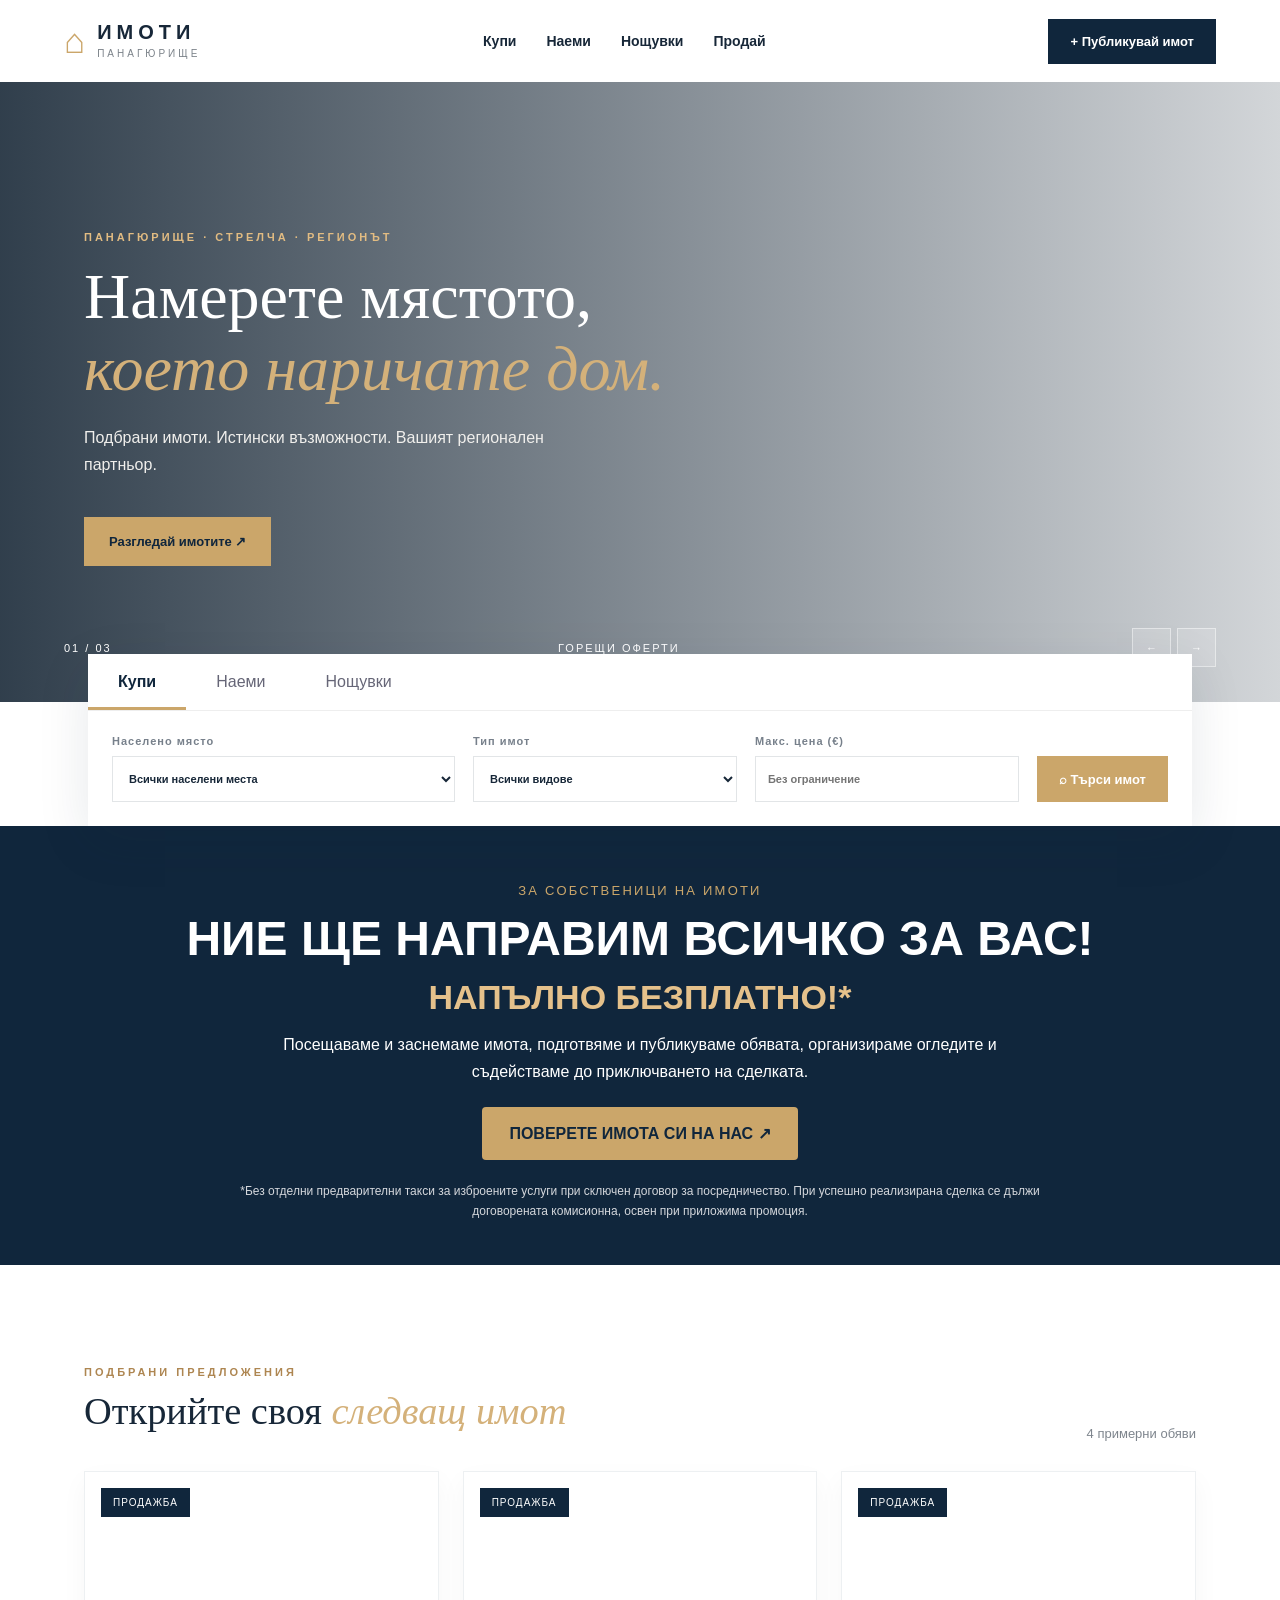
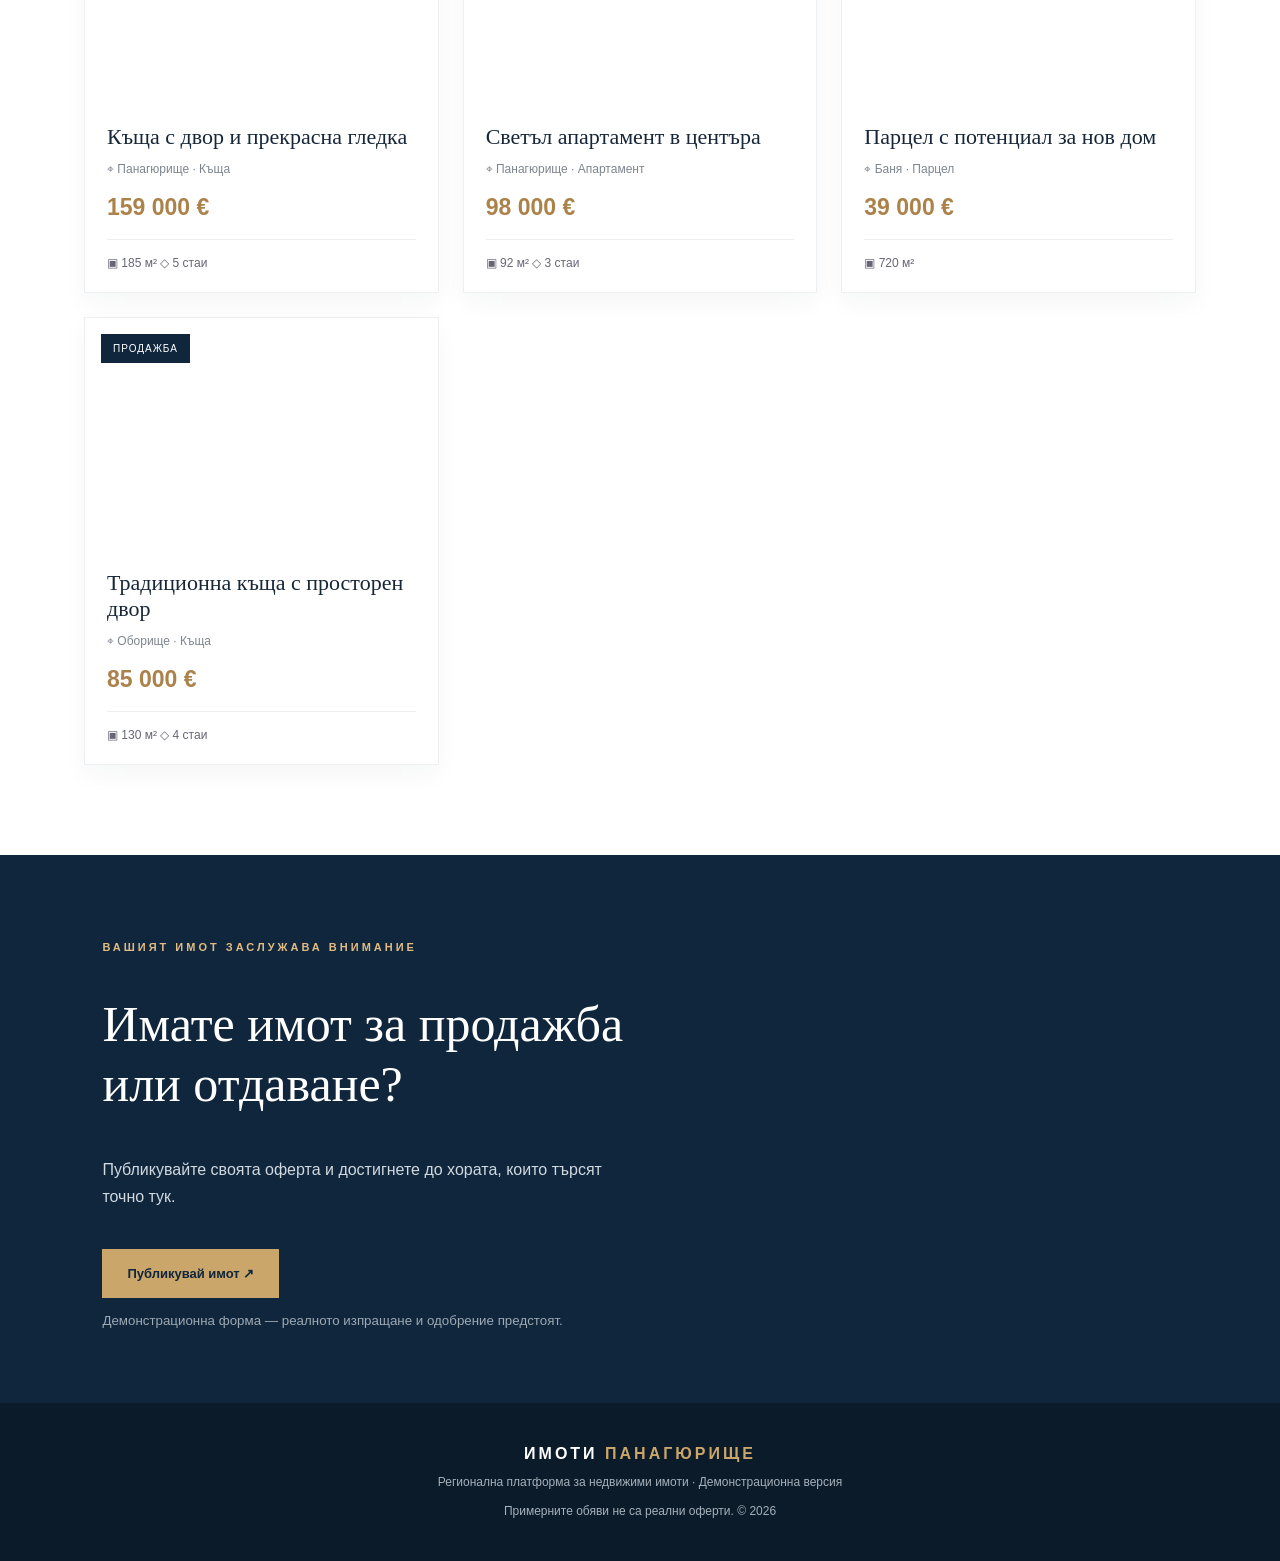
<file: index.html>
<!doctype html>
<html lang="bg"><head><meta charset="utf-8"><meta name="viewport" content="width=device-width,initial-scale=1"><meta name="theme-color" content="#10263c"><title>Имоти Панагюрище | Имоти с перспектива</title><meta name="description" content="Имоти за продажба, наем и нощувки в Панагюрище и Стрелча."><link rel="stylesheet" href="styles.css"></head>
<body><header class="top"><a class="brand" href="index.html"><span class="brandmark">⌂</span><span><strong>ИМОТИ</strong><small>ПАНАГЮРИЩЕ</small></span></a><nav aria-label="Основна навигация"><a href="#listings" data-nav="sale">Купи</a><a href="#listings" data-nav="rent">Наеми</a><a href="#listings" data-nav="stay">Нощувки</a><a href="#publish" data-nav="sell">Продай</a></nav><a class="post" href="publish.html">+ Публикувай имот</a><button class="menu" aria-label="Отвори меню" aria-expanded="false">☰</button></header>
<main><section class="hero"><div class="shade"></div><div class="hero-inner"><p class="eyebrow">ПАНАГЮРИЩЕ · СТРЕЛЧА · РЕГИОНЪТ</p><h1>Намерете мястото,<br><em>което наричате дом.</em></h1><p>Подбрани имоти. Истински възможности. Вашият регионален партньор.</p><a class="hero-cta" href="#listings">Разгледай имотите ↗</a></div><div class="hero-bottom"><span>01 / 03</span><span>ГОРЕЩИ ОФЕРТИ</span><div><button id="prev" aria-label="Предишна оферта">←</button><button id="next" aria-label="Следваща оферта">→</button></div></div></section>
<section class="search-wrap"><div class="search-panel"><div class="tabs" role="tablist" aria-label="Категория"><button class="active" data-type="sale">Купи</button><button data-type="rent">Наеми</button><button data-type="stay">Нощувки</button></div><form id="search"><label>Населено място<select id="city"><option value="">Всички населени места</option><option>Панагюрище</option><option>Стрелча</option><option>Бъта</option><option>Баня</option><option>Оборище</option><option>Попинци</option><option>Елшица</option></select></label><label>Тип имот<select id="kind"><option value="">Всички видове</option><option>Апартамент</option><option>Къща</option><option>Парцел</option><option>Земя</option><option>Къща за гости</option></select></label><label>Макс. цена (€)<input id="maxPrice" type="number" min="0" placeholder="Без ограничение"></label><button class="search-btn" type="submit">⌕ Търси имот</button></form></div></section>
<section aria-label="Пълно обслужване на собственици" style="background:#10263c;color:#fff;padding:44px 6%;text-align:center"><p style="letter-spacing:.17em;color:#cba66a;font-size:13px">ЗА СОБСТВЕНИЦИ НА ИМОТИ</p><h2 style="font-size:clamp(28px,4vw,48px);margin:10px 0">НИЕ ЩЕ НАПРАВИМ ВСИЧКО ЗА ВАС!</h2><p style="font-size:clamp(21px,3vw,34px);color:#e5c18b;font-weight:bold;margin:12px 0">НАПЪЛНО БЕЗПЛАТНО!*</p><p style="max-width:760px;margin:14px auto 22px;line-height:1.7">Посещаваме и заснемаме имота, подготвяме и публикуваме обявата, организираме огледите и съдействаме до приключването на сделката.</p><a href="managed-property.html" style="display:inline-block;background:#cba66a;color:#10263c;padding:17px 27px;border-radius:4px;font-weight:bold">ПОВЕРЕТЕ ИМОТА СИ НА НАС ↗</a><p style="max-width:850px;margin:22px auto 0;font-size:12px;line-height:1.6;color:#d4d7dc">*Без отделни предварителни такси за изброените услуги при сключен договор за посредничество. При успешно реализирана сделка се дължи договорената комисионна, освен при приложима промоция.</p></section>
<section class="section" id="listings"><div class="section-head"><div><p class="eyebrow dark">ПОДБРАНИ ПРЕДЛОЖЕНИЯ</p><h2>Открийте своя <em>следващ имот</em></h2></div><span id="count"></span></div><div class="grid" id="cards"></div><p id="empty" hidden>Няма обяви, които отговарят на търсенето.</p></section>
<section class="feature" id="publish"><div><p class="eyebrow">ВАШИЯТ ИМОТ ЗАСЛУЖАВА ВНИМАНИЕ</p><h2>Имате имот за продажба<br>или отдаване?</h2><p>Публикувайте своята оферта и достигнете до хората, които търсят точно тук.</p><a class="hero-cta" href="publish.html">Публикувай имот ↗</a><small>Демонстрационна форма — реалното изпращане и одобрение предстоят.</small></div></section></main>
<footer><strong>ИМОТИ <span>ПАНАГЮРИЩЕ</span></strong><p>Регионална платформа за недвижими имоти · Демонстрационна версия</p><small>Примерните обяви не са реални оферти. © 2026</small></footer><script src="app.js" defer></script></body></html>
</file>
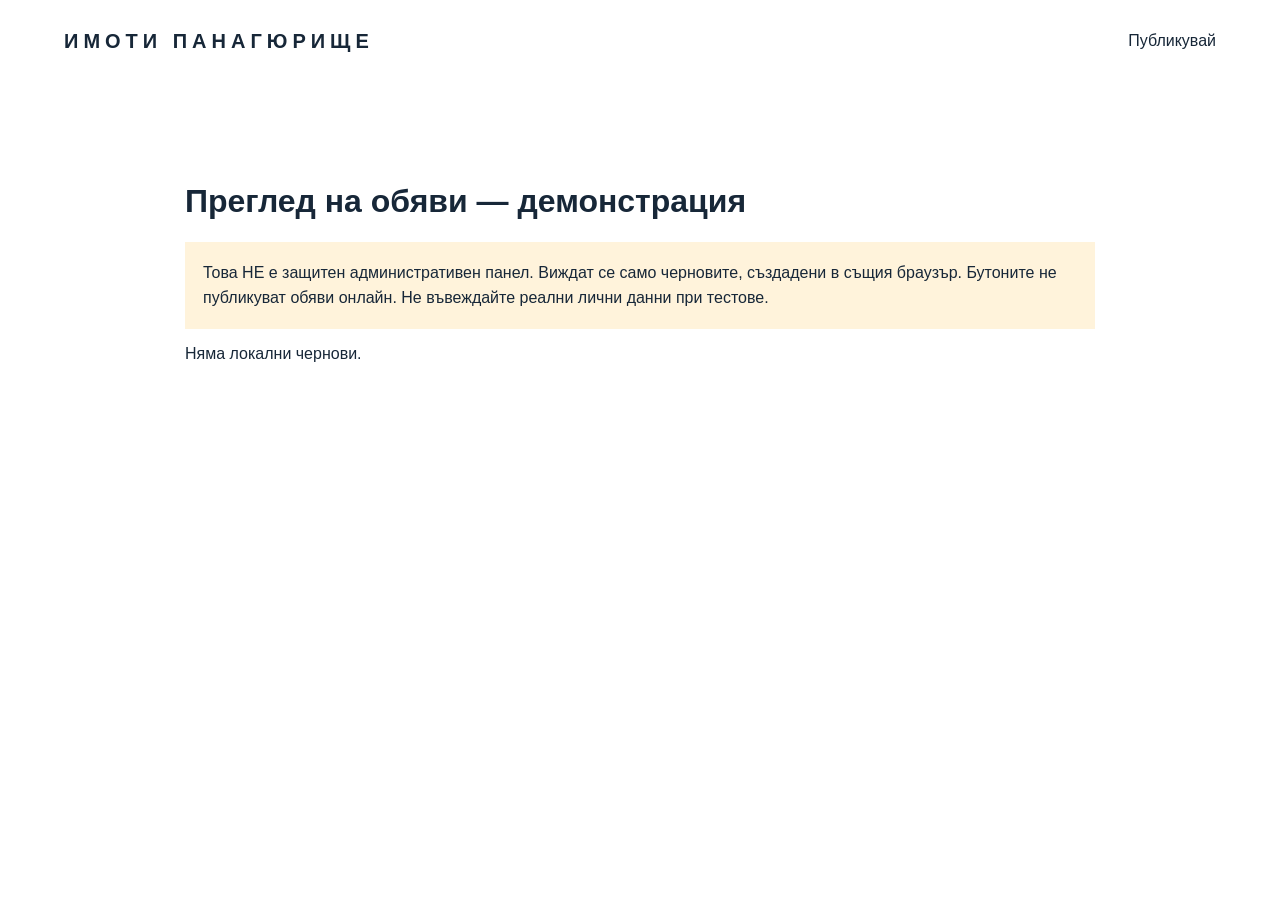
<file: admin-demo.html>
<!doctype html><html lang="bg"><head><meta charset="utf-8"><meta name="viewport" content="width=device-width,initial-scale=1"><title>Демо преглед на обяви</title><link rel="stylesheet" href="styles.css"><style>main{max-width:950px;margin:60px auto;padding:20px}.item{border:1px solid #ddd;padding:20px;margin:16px 0}.item button{padding:12px;margin:5px;border:0;background:#10263c;color:#fff}.notice{background:#fff3db;padding:18px;line-height:1.6}</style></head><body><header class="top"><a class="brand" href="index.html"><strong>ИМОТИ ПАНАГЮРИЩЕ</strong></a><a href="publish.html">Публикувай</a></header><main><h1>Преглед на обяви — демонстрация</h1><p class="notice">Това НЕ е защитен административен панел. Виждат се само черновите, създадени в същия браузър. Бутоните не публикуват обяви онлайн. Не въвеждайте реални лични данни при тестове.</p><div id="list"></div></main><script>const key="imoti_demo_submissions";function read(){try{return JSON.parse(localStorage.getItem(key)||"[]")}catch{return []}}function render(){const list=document.getElementById("list");list.replaceChildren();const rows=read();if(!rows.length){list.textContent="Няма локални чернови.";return}rows.forEach((row,i)=>{const el=document.createElement("div");el.className="item";const h=document.createElement("h2");h.textContent=row.title||"Без заглавие";const p=document.createElement("p");p.textContent=[row.city,row.kind,row.price+" €","Статус: "+row.status].join(" · ");const desc=document.createElement("p");desc.textContent=row.description||"";el.append(h,p,desc);for(const [status,label] of [["demo-approved","Одобри (демо)"],["demo-rejected","Отхвърли (демо)"]]){const b=document.createElement("button");b.textContent=label;b.addEventListener("click",()=>{const all=read();all[i].status=status;localStorage.setItem(key,JSON.stringify(all));render()});el.append(b)}list.append(el)})}render();</script></body></html>
</file>
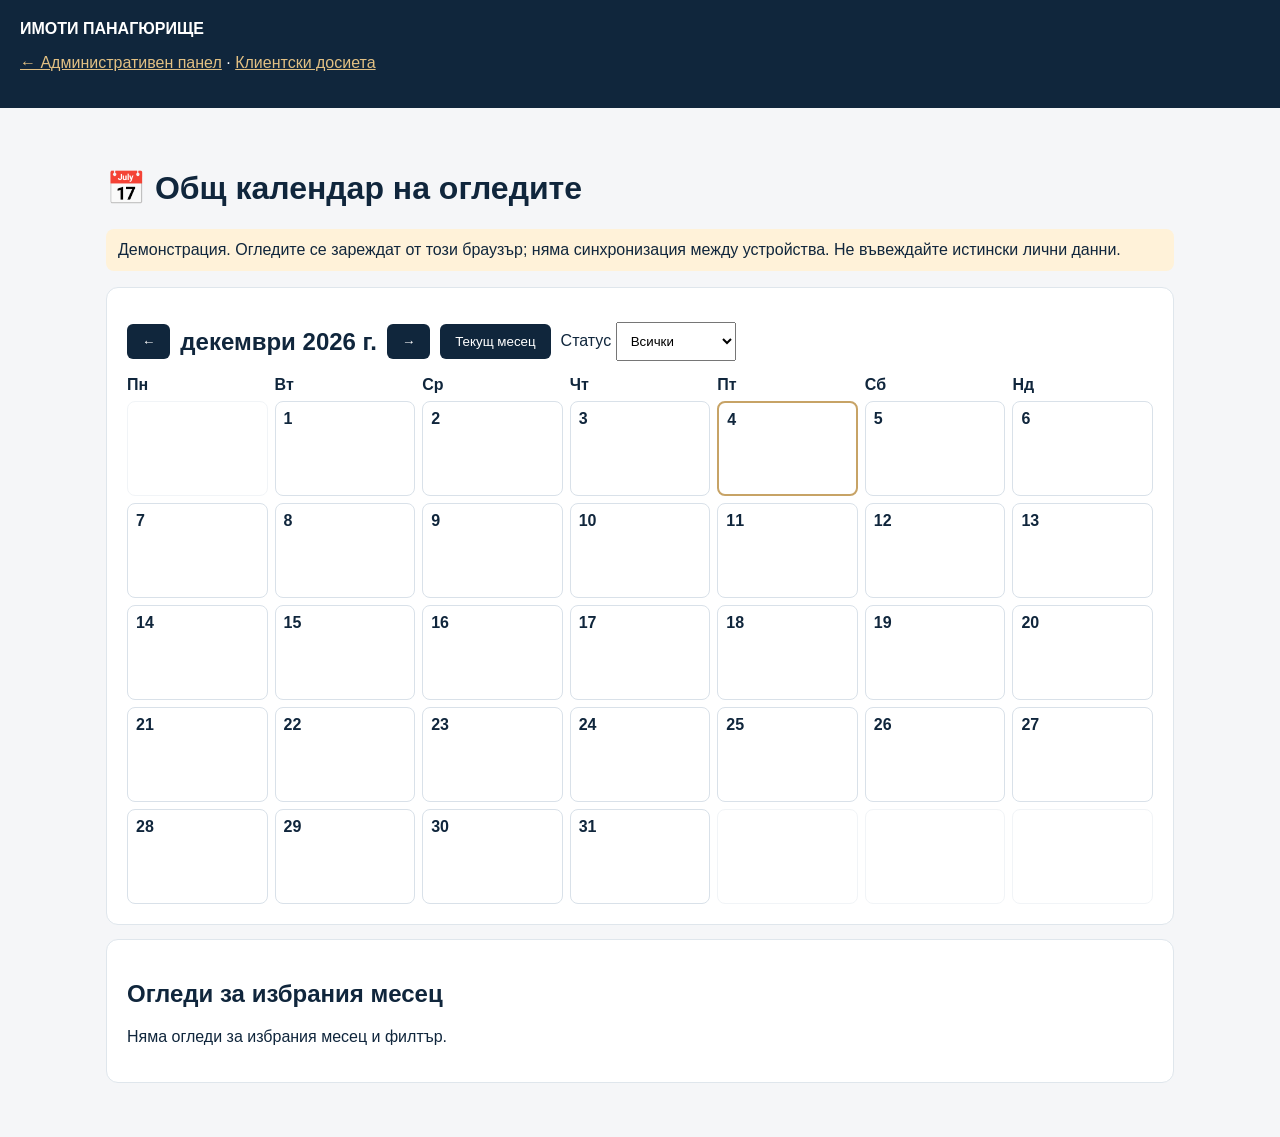
<file: calendar-demo.html>
<!doctype html><html lang="bg"><head><meta charset="utf-8"><meta name="viewport" content="width=device-width,initial-scale=1"><title>Календар на огледите · Имоти Панагюрище</title><style>:root{font-family:Arial,sans-serif;color:#10263c;background:#f5f6f8}*{box-sizing:border-box}body{margin:0}header{background:#10263c;color:white;padding:20px}header a{color:#e2c083}main{max-width:1100px;margin:24px auto;padding:16px}.card{background:white;border:1px solid #dfe6ec;border-radius:12px;padding:20px;margin:14px 0}.notice{background:#fff2d9;padding:12px;border-radius:8px}.controls{display:flex;flex-wrap:wrap;align-items:center;gap:10px}.controls button{background:#10263c;color:#fff;border:0;border-radius:6px;padding:10px 15px;cursor:pointer}.controls select{padding:10px}.week{display:grid;grid-template-columns:repeat(7,minmax(0,1fr));gap:7px}.day{border:1px solid #d9e1e9;border-radius:8px;min-height:95px;padding:8px;background:#fff}.day.muted{opacity:.35}.day.today{border:2px solid #c7a366}.day strong{display:block;margin-bottom:7px}.event{display:block;background:#e9f0f6;border:0;border-left:3px solid #b89458;border-radius:4px;padding:6px;margin:4px 0;text-align:left;width:100%;font-size:12px;color:#10263c;cursor:pointer;overflow-wrap:anywhere}.event:hover{background:#d9e8f5}.row{border-bottom:1px solid #e3e8ed;padding:12px 0}.row button{margin-left:8px}a{color:#916b2e}@media(max-width:700px){.week{gap:3px}.day{padding:4px;min-height:64px;font-size:12px}.event{font-size:10px;padding:3px}.card{padding:12px}}body.embedded header{display:none}body.embedded main{max-width:none;margin:0;padding:12px}body.embedded .notice{margin-top:0}</style></head><body><header><strong>ИМОТИ ПАНАГЮРИЩЕ</strong><p><a href="dashboard-demo.html">← Административен панел</a> · <a href="client-dossier-demo.html">Клиентски досиета</a></p></header><main><h1>📅 Общ календар на огледите</h1><p class="notice">Демонстрация. Огледите се зареждат от този браузър; няма синхронизация между устройства. Не въвеждайте истински лични данни.</p><section class="card"><div class="controls"><button id="prev" aria-label="Предишен месец">←</button><h2 id="month"></h2><button id="next" aria-label="Следващ месец">→</button><button id="now">Текущ месец</button><label>Статус <select id="status"><option value="all">Всички</option><option value="upcoming">Предстоящи</option><option value="past">Минали</option></select></label></div><div id="calendar" class="week"></div></section><section class="card"><h2>Огледи за избрания месец</h2><div id="agenda"></div></section></main><script>if(new URLSearchParams(location.search).get('embedded')==='1')document.body.classList.add('embedded');
const key='imoti_demo_property_activity';let shown=new Date();shown.setDate(1);shown.setHours(0,0,0,0);
const fmt=new Intl.DateTimeFormat('bg-BG',{month:'long',year:'numeric'}),dateFmt=new Intl.DateTimeFormat('bg-BG',{day:'2-digit',month:'2-digit',year:'numeric',hour:'2-digit',minute:'2-digit'});
function load(){try{return JSON.parse(localStorage.getItem(key)||'{}')}catch{return {}}}
function events(){const all=[];for(const [property,record] of Object.entries(load())){const bits=property.split('|');for(const v of record.viewings||[]){const d=new Date(v.date);if(Number.isNaN(d.getTime()))continue;all.push({date:d,property:bits[1]||'Имот',owner:bits[0]||'',visitor:v.visitor||'Клиент',status:d>=new Date()?'upcoming':'past'})}}return all.sort((a,b)=>a.date-b.date)}
function selected(e){return document.getElementById('status').value==='all'||document.getElementById('status').value===e.status}
function render(){const y=shown.getFullYear(),m=shown.getMonth(),list=events().filter(e=>e.date.getFullYear()===y&&e.date.getMonth()===m&&selected(e));document.getElementById('month').textContent=fmt.format(shown);const root=document.getElementById('calendar');root.replaceChildren();for(const d of ['Пн','Вт','Ср','Чт','Пт','Сб','Нд']){const x=document.createElement('strong');x.textContent=d;root.append(x)}const offset=(new Date(y,m,1).getDay()+6)%7;const days=new Date(y,m+1,0).getDate();for(let i=0;i<Math.ceil((offset+days)/7)*7;i++){const day=i-offset+1;const cell=document.createElement('div');cell.className='day'+(day<1||day>days?' muted':'');if(day>=1&&day<=days){const label=document.createElement('strong');label.textContent=day;cell.append(label);if(new Date().toDateString()===new Date(y,m,day).toDateString())cell.className+=' today';for(const e of list.filter(x=>x.date.getDate()===day)){const b=document.createElement('button');b.className='event';b.textContent=e.date.toLocaleTimeString('bg-BG',{hour:'2-digit',minute:'2-digit'})+' '+e.property;b.title=e.visitor+' · '+e.property;b.onclick=()=>document.getElementById('agenda').scrollIntoView({behavior:'smooth'});cell.append(b)}}root.append(cell)}const agenda=document.getElementById('agenda');agenda.replaceChildren();if(!list.length){const p=document.createElement('p');p.textContent='Няма огледи за избрания месец и филтър.';agenda.append(p)}for(const e of list){const row=document.createElement('div');row.className='row';row.textContent=dateFmt.format(e.date)+' · '+e.property+' · '+e.visitor+' · '+(e.status==='upcoming'?'Предстоящ':'Минал');agenda.append(row)}}
document.getElementById('prev').onclick=()=>{shown.setMonth(shown.getMonth()-1);render()};document.getElementById('next').onclick=()=>{shown.setMonth(shown.getMonth()+1);render()};document.getElementById('now').onclick=()=>{shown=new Date();shown.setDate(1);render()};document.getElementById('status').onchange=render;render();
</script></body></html>
</file>
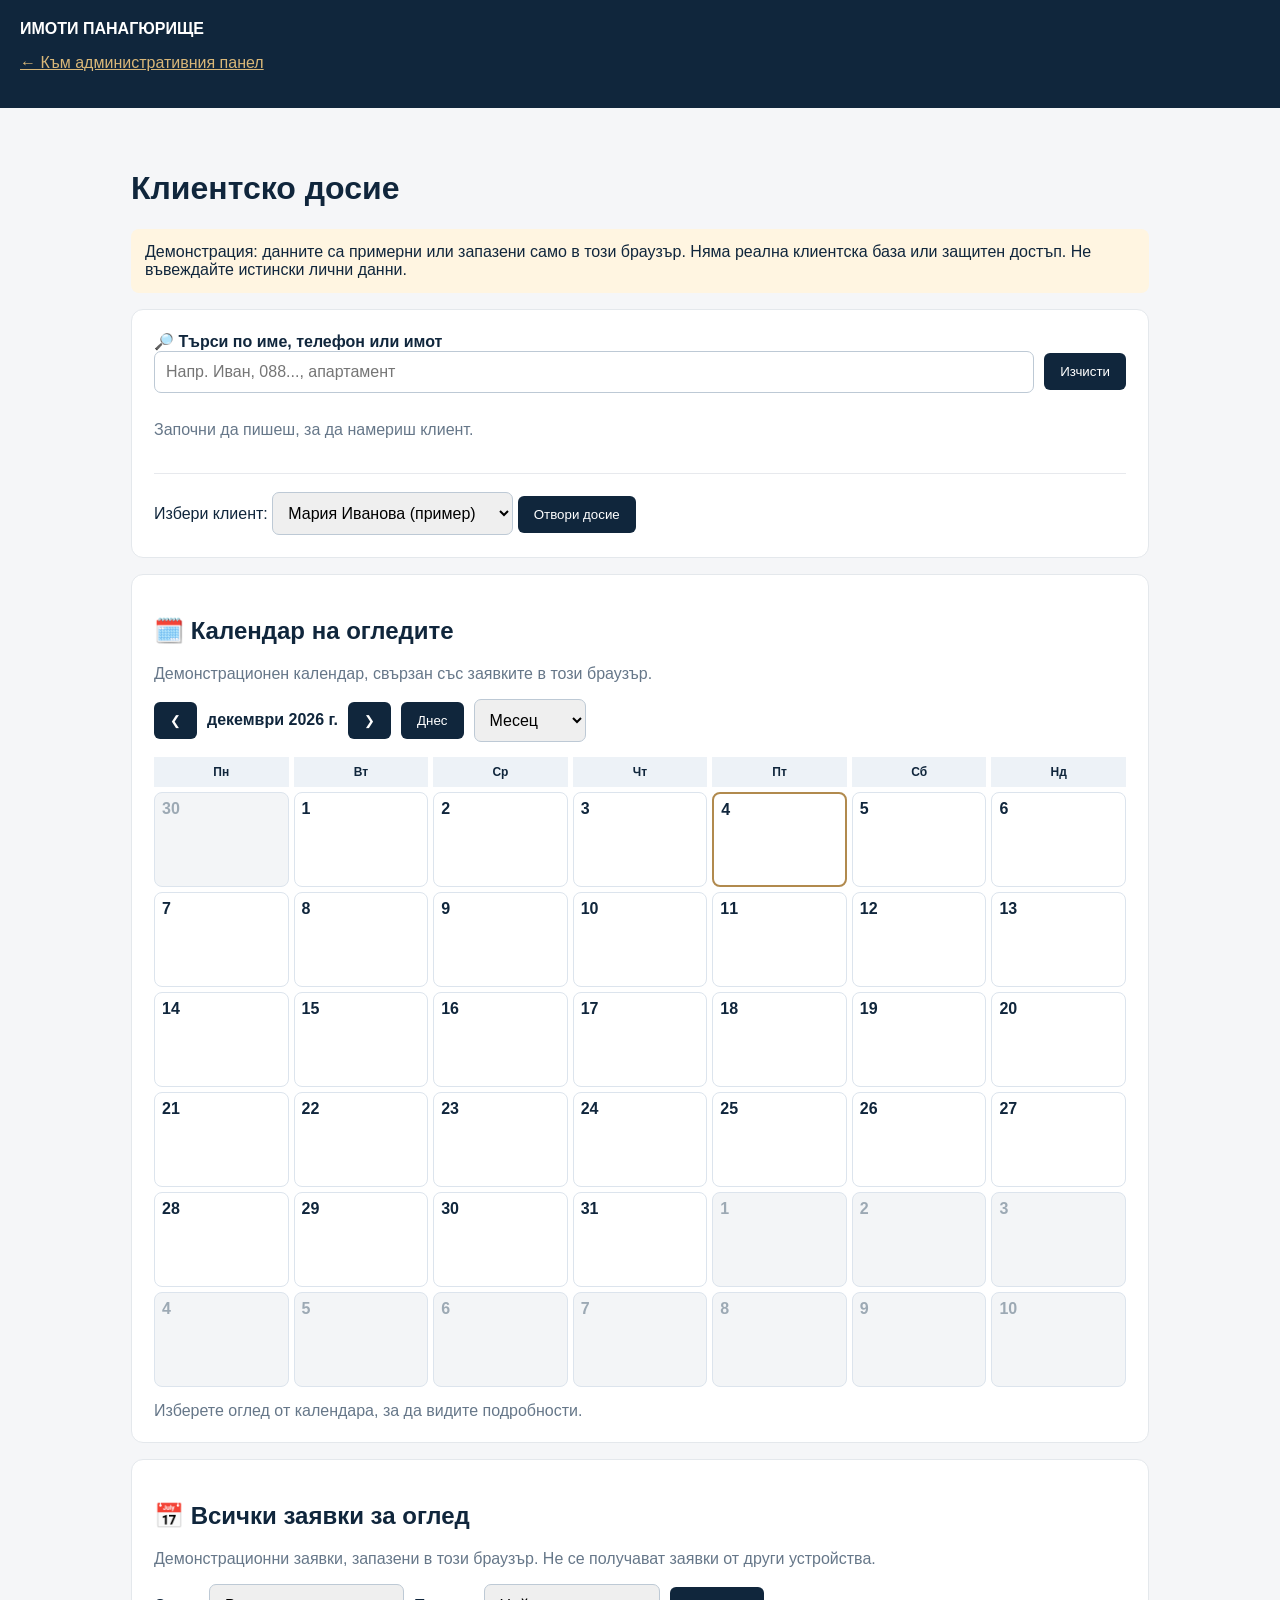
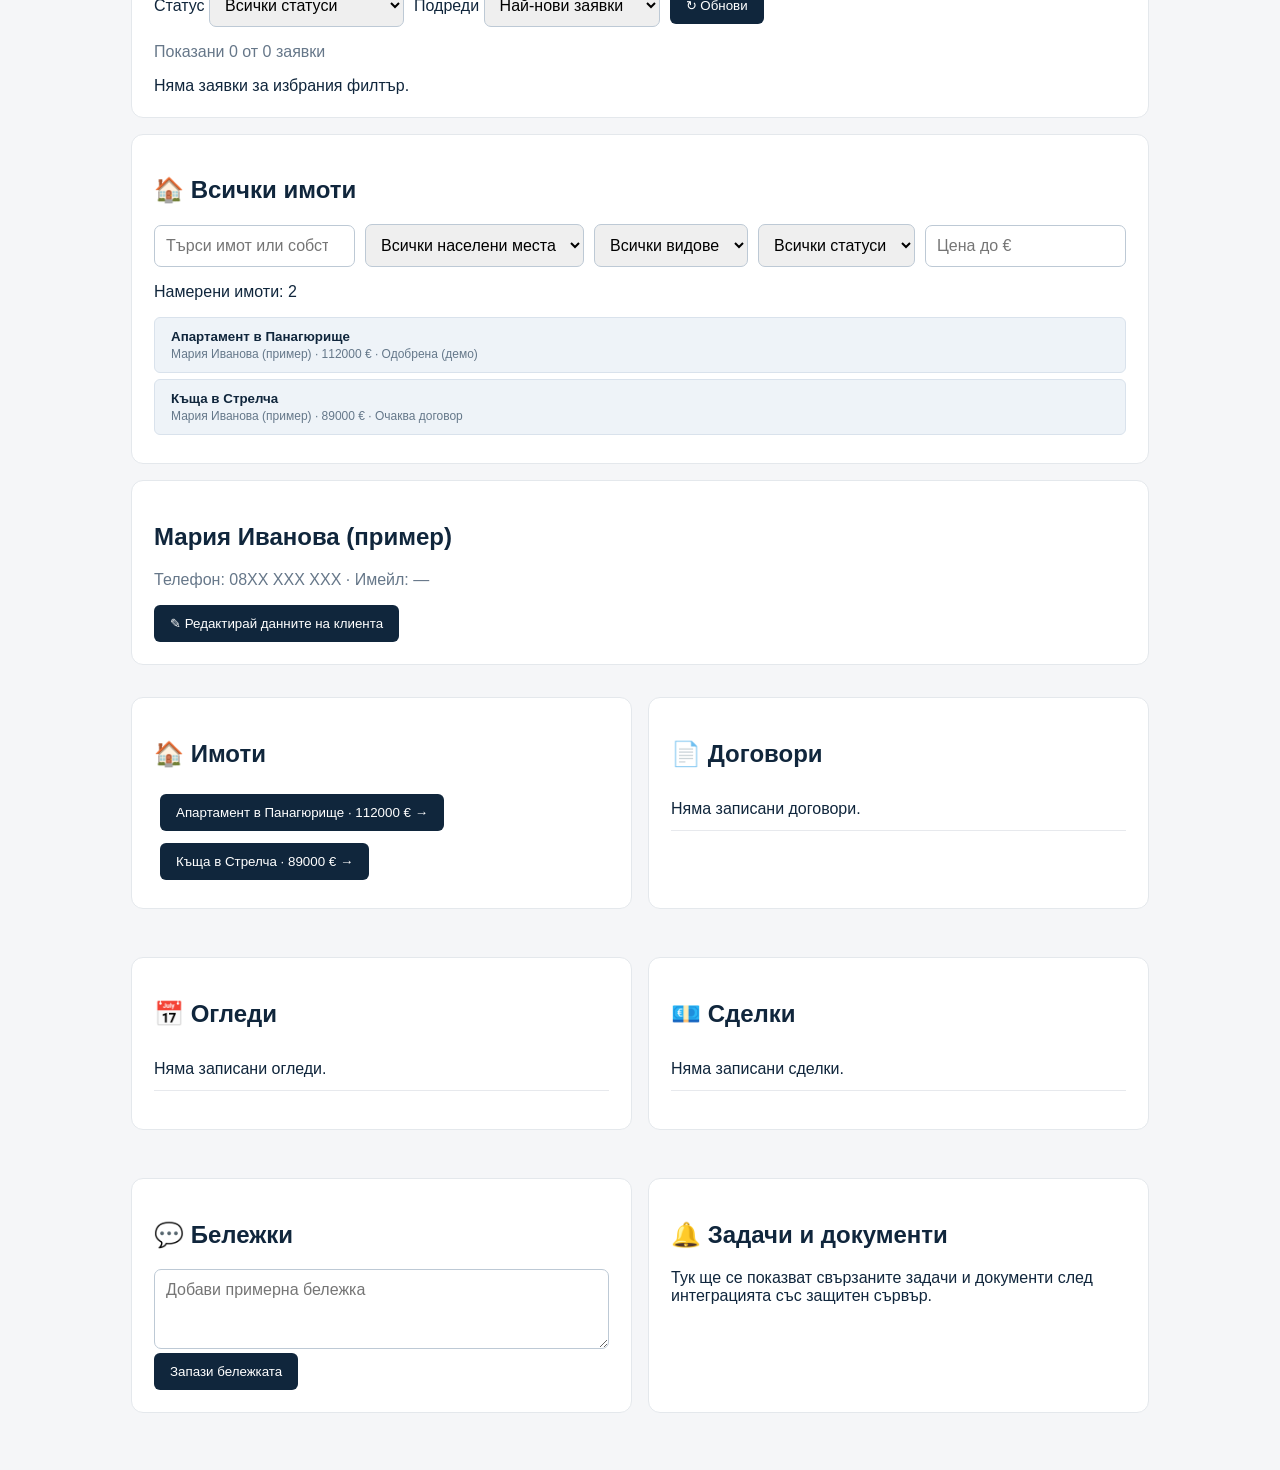
<file: client-dossier-demo.html>
<!doctype html>
<html lang="bg"><head><meta charset="utf-8"><meta name="viewport" content="width=device-width,initial-scale=1"><title>Клиентско досие · Имоти Панагюрище</title>
<style>
:root{font-family:Arial,sans-serif;color:#10263c;background:#f5f6f8}*{box-sizing:border-box}body{margin:0}header{background:#10263c;color:#fff;padding:20px}header a{color:#d9b778}main{max-width:1050px;margin:25px auto;padding:16px}.card{background:#fff;border:1px solid #e4e8ec;border-radius:12px;padding:22px;margin:16px 0}.grid:has(#property-detail:not([hidden])){display:block}.grid:has(#property-detail:not([hidden]))>section:not(#property-detail){display:none}#property-detail{width:100%;max-width:none}#property-detail form{display:flex;gap:8px;flex-wrap:wrap;margin-bottom:18px}#property-detail input,#property-detail select{min-width:0;max-width:100%}#new-buyer-form{background:#f4f7fa;padding:15px;border-radius:8px;margin:12px 0}.grid{display:grid;grid-template-columns:1fr 1fr;gap:16px}.notice{background:#fff5e1;padding:14px;border-radius:8px}button{background:#10263c;color:white;border:0;border-radius:6px;padding:11px 16px;cursor:pointer}select,textarea,input{font:inherit;padding:11px;border:1px solid #bdc9d5;border-radius:7px}textarea{width:100%;min-height:80px}.muted{color:#667789}.line{border-bottom:1px solid #e7e9ed;padding:12px 0}@media(max-width:650px){.grid{grid-template-columns:1fr}}
body.embedded header{display:none}body.embedded main{max-width:none;margin:0;padding:12px}body.embedded .notice{display:none} .search-results{max-height:250px;overflow:auto;margin-top:12px}.search-result{display:block;width:100%;text-align:left;margin:6px 0;background:#eef3f8;color:#10263c;border:1px solid #d9e2ec}.search-result:hover{background:#dce8f3}.search-wrap{display:flex;gap:10px;flex-wrap:wrap;align-items:center}.search-wrap input{flex:1;min-width:200px}.search-meta{display:block;font-size:12px;color:#65788a;margin-top:3px}.editbox{background:#f4f7fa;border:1px solid #dbe4ed;border-radius:10px;padding:16px;margin:14px 0;display:grid!important;gap:12px}.editbox[hidden]{display:none!important}.editbox label{display:grid;gap:5px;font-weight:bold}.editbox input,.editbox select,.editbox textarea{width:100%;font-weight:normal}.editbox button{margin:3px} .compact-property-form{display:block!important;padding:18px}.compact-property-form[hidden]{display:none!important}.compact-property-form .form-intro{margin:0 0 14px;color:#667789;font-weight:normal}.property-group{border:1px solid #dbe4ed;border-radius:10px;background:white;margin:0 0 14px;padding:14px;min-width:0}.property-group legend{font-size:17px;font-weight:700;padding:0 8px;color:#10263c}.property-fields{display:grid;grid-template-columns:repeat(2,minmax(0,1fr));gap:12px 16px}.property-fields label{min-width:0;font-size:14px}.property-fields label[hidden]{display:none!important}.property-fields textarea{min-height:100px}.property-form-actions{display:flex;gap:8px;flex-wrap:wrap;position:sticky;bottom:0;background:#f4f7fa;padding:12px 0 2px;border-top:1px solid #dbe4ed}@media(max-width:650px){.property-fields{grid-template-columns:1fr}.compact-property-form{padding:12px}.property-group{padding:10px}} .photo-section{padding:16px 0;border-top:1px solid #e7e9ed}.photo-gallery{display:grid;grid-template-columns:repeat(3,minmax(0,1fr));gap:12px;margin:14px 0}.photo-card{border:1px solid #dbe4ed;border-radius:10px;overflow:hidden;background:#f7f9fb}.photo-card img{width:100%;height:150px;object-fit:cover;display:block}.photo-card .photo-actions{display:flex;gap:4px;flex-wrap:wrap;padding:8px}.photo-card button{font-size:12px;padding:7px 8px}.photo-card .main-photo{display:block;padding:7px;background:#d9b778;color:#10263c;font-size:12px;font-weight:bold}.photo-upload{display:inline-block;background:#10263c;color:white;padding:12px 16px;border-radius:7px;cursor:pointer}@media(max-width:650px){.photo-gallery{grid-template-columns:repeat(2,minmax(0,1fr))}.photo-card img{height:120px}}.photo-lightbox:not([hidden]){position:fixed;inset:0;z-index:9999;background:rgba(4,13,24,.94);display:flex;align-items:center;justify-content:center;gap:12px;padding:60px 15px 25px}.photo-lightbox img{max-width:min(85vw,1100px);max-height:83vh;object-fit:contain;border-radius:8px}.photo-lightbox button{background:#fff;color:#10263c}.photo-lightbox #close-lightbox{position:absolute;top:15px;right:20px}.photo-card img{cursor:zoom-in}.photo-section #save-photos{margin-left:8px;background:#236d49}@media(max-width:650px){.photo-lightbox:not([hidden]){gap:4px;padding:65px 5px 20px}.photo-lightbox img{max-width:72vw}.photo-lightbox button{padding:8px}} .calendar-grid{display:grid;grid-template-columns:repeat(7,minmax(0,1fr));gap:5px;margin:15px 0}.calendar-cell{border:1px solid #dce4ed;border-radius:8px;min-height:95px;padding:7px;min-width:0;background:#fff}.calendar-cell.other{background:#f3f5f7;color:#9ca9b4}.calendar-cell.today{border:2px solid #b18a4e}.calendar-day{font-weight:bold;margin-bottom:6px}.calendar-event{display:block;width:100%;padding:5px;margin:4px 0;font-size:12px;line-height:1.25;text-align:left;overflow-wrap:anywhere;background:#e4edf5;color:#10263c;border-radius:5px}.calendar-weekday{text-align:center;font-size:12px;font-weight:bold;padding:8px 2px;background:#edf2f7}.calendar-detail{background:#f4f7fa;border:1px solid #dce4ed;border-radius:9px;padding:14px;margin-top:12px}@media(max-width:650px){.calendar-grid{gap:2px}.calendar-cell{min-height:65px;padding:3px}.calendar-event{font-size:10px;padding:3px}.calendar-day{font-size:12px}.calendar-weekday{font-size:10px}}</style></head><body>
<header><strong>ИМОТИ ПАНАГЮРИЩЕ</strong><p><a href="dashboard-demo.html">← Към административния панел</a></p></header>
<main><h1>Клиентско досие</h1><p class="notice">Демонстрация: данните са примерни или запазени само в този браузър. Няма реална клиентска база или защитен достъп. Не въвеждайте истински лични данни.</p>
<div class="card"><label for="client-search"><strong>🔎 Търси по име, телефон или имот</strong></label><div class="search-wrap"><input id="client-search" type="search" placeholder="Напр. Иван, 088..., апартамент" autocomplete="off" aria-label="Търси клиент"><button id="clear-search" type="button">Изчисти</button></div><div id="search-results" class="search-results" aria-live="polite"></div><hr style="border:0;border-top:1px solid #e7e9ed;margin:18px 0"><label for="client">Избери клиент: </label><select id="client"></select> <button id="open">Отвори досие</button></div>
<section class="card" id="viewing-calendar"><h2>🗓️ Календар на огледите</h2><p class="muted">Демонстрационен календар, свързан със заявките в този браузър.</p><div class="search-wrap"><button type="button" id="calendar-prev">❮</button><strong id="calendar-heading"></strong><button type="button" id="calendar-next">❯</button><button type="button" id="calendar-today">Днес</button><select id="calendar-mode" aria-label="Изглед на календар"><option value="month">Месец</option><option value="week">Седмица</option></select></div><div id="calendar-grid" class="calendar-grid"></div><div id="calendar-details" class="muted" aria-live="polite">Изберете оглед от календара, за да видите подробности.</div></section>
<section class="card" id="all-viewing-requests"><h2>📅 Всички заявки за оглед</h2><p class="muted">Демонстрационни заявки, запазени в този браузър. Не се получават заявки от други устройства.</p><div class="search-wrap"><label>Статус <select id="request-status-filter"><option value="">Всички статуси</option><option>Нова</option><option>Потвърдена</option><option>Предложен друг час</option><option>Отказана</option></select></label><label>Подреди <select id="request-order"><option value="new">Най-нови заявки</option><option value="date">Най-близък оглед</option></select></label><button type="button" id="refresh-requests">↻ Обнови</button></div><p id="requests-count" class="muted"></p><div id="all-requests-list"></div></section>
<div class="card" id="property-catalog"><h2>🏠 Всички имоти</h2><div class="search-wrap"><input id="property-search" type="search" placeholder="Търси имот или собственик"><select id="property-city"><option value="">Всички населени места</option><option value="Панагюрище">Панагюрище</option><option value="Стрелча">Стрелча</option></select><select id="property-kind"><option value="">Всички видове</option></select><select id="property-status"><option value="">Всички статуси</option></select><input id="property-max" type="number" min="0" placeholder="Цена до €" aria-label="Максимална цена"></div><div id="property-results"></div></div><div id="dossier" hidden><div class="card"><h2 id="name"></h2><p id="contact" class="muted"></p><button type="button" id="edit-client">✎ Редактирай данните на клиента</button><form id="client-edit-form" class="editbox" hidden><label>Име<input name="name" required maxlength="90"></label><label>Телефон<input name="phone" maxlength="35"></label><label>Имейл<input name="email" type="email" maxlength="100"></label><div><button type="submit">Запази клиента</button> <button type="button" id="client-edit-cancel">Отказ</button></div></form></div>
<div class="grid"><section class="card"><h2>🏠 Имоти</h2><div id="properties"></div></section><section class="card" id="property-detail" hidden><h2>🏡 Досие на имота</h2><div id="property-info"></div><button type="button" id="preview-property">👁 Преглед на обявата</button> <button type="button" id="edit-property">✎ Редактирай данните на имота</button><form id="property-edit-form" class="editbox compact-property-form" hidden><p class="form-intro">Промени необходимите полета и натисни „Запази имота“.</p><fieldset class="property-group"><legend>Основна информация</legend><div class="property-fields"><label>Заглавие<input name="title" maxlength="160" required></label><label>Вид на имота<select name="kind"><option value="">Избери вид на имота</option><optgroup label="Жилищни имоти"><option>Едностаен апартамент</option><option>Двустаен апартамент</option><option>Тристаен апартамент</option><option>Четиристаен апартамент</option><option>Многостаен апартамент</option><option>Мезонет</option><option>Ателие</option><option>Студио</option><option>Таванско помещение</option><option>Етаж от къща</option><option>Къща</option><option>Еднофамилна къща</option><option>Двуфамилна къща</option><option>Къща близнак</option><option>Вила</option><option>Луксозна къща</option></optgroup><optgroup label="Парцели и земи"><option>Парцел в регулация (УПИ)</option><option>Парцел извън регулация</option><option>Дворно място</option><option>Земеделска земя</option><option>Нива</option><option>Ливада</option><option>Лозе</option><option>Овощна градина</option><option>Гора</option><option>Пасищe</option></optgroup><optgroup label="Търговски и бизнес имоти"><option>Магазин</option><option>Търговско помещение</option><option>Офис</option><option>Кабинет</option><option>Заведение</option><option>Ресторант</option><option>Кафене</option><option>Хотел</option><option>Къща за гости</option><option>Склад</option><option>Производствено помещение</option><option>Цех</option><option>Хале</option><option>Промишлен имот</option><option>Административна сграда</option><option>Бизнес сграда</option></optgroup><optgroup label="Други"><option>Гараж</option><option>Паркомясто</option><option>Подземно паркомясто</option><option>Сутерен</option><option>Мазе</option><option>Складово помещение</option><option>Сграда със смесено предназначение</option><option>Имот за инвестиция</option><option>Друг</option></optgroup><optgroup label="Общи категории"><option>Апартамент</option><option>Парцел</option><option>Търговски обект</option></optgroup></select></label><label>Населено място<input name="city" maxlength="100"></label><label>Адрес (само за агенцията)<input name="address" maxlength="220"></label></div></fieldset><fieldset class="property-group"><legend>Характеристики на имота</legend><div class="property-fields"><label data-for="residential,commercial">Етаж<input name="floor" type="number" min="-5" max="150"></label><label data-for="residential">Брой стаи<input name="rooms" type="number" min="0" max="100"></label><label data-for="residential">Спални<input name="bedrooms" type="number" min="0" max="100"></label><label data-for="residential,house,commercial">Бани<input name="bathrooms" type="number" min="0" max="100"></label><label>Площ (м²)<input name="area" type="number" min="0" step="0.01"></label><label data-for="house">Брой етажи<input name="floors" type="number" min="1" max="100"></label><label data-for="house">Площ на двора (м²)<input name="yardArea" type="number" min="0" step="0.01"></label><label data-for="house">РЗП (м²)<input name="builtArea" type="number" min="0" step="0.01"></label><label data-for="house">Година на строителство<input name="yearBuilt" type="number" min="1800" max="2100"></label><label data-for="plot">Регулация<select name="regulation"><option value="">Не е посочено</option><option>В регулация</option><option>Извън регулация</option></select></label><label data-for="plot">Ток<select name="electricity"><option value="">Не е посочено</option><option>Да</option><option>Не</option><option>На граница</option></select></label><label data-for="plot">Вода<select name="water"><option value="">Не е посочено</option><option>Да</option><option>Не</option><option>На граница</option></select></label><label data-for="plot">Лице на път (м)<input name="roadFront" type="number" min="0" step="0.01"></label><label data-for="agricultural">Категория земя<select name="landCategory"><option value="">Не е посочено</option><option value="1">1</option><option value="2">2</option><option value="3">3</option><option value="4">4</option><option value="5">5</option><option value="6">6</option><option value="7">7</option><option value="8">8</option><option value="9">9</option><option value="10">10</option></select></label><label data-for="agricultural">Местност<input name="locality" maxlength="120"></label><label data-for="agricultural">Начин на трайно ползване<input name="landUse" maxlength="160"></label><label data-for="commercial">Предназначение<input name="purpose" maxlength="160"></label><label data-for="commercial">Санитарни помещения<input name="sanitaryRooms" type="number" min="0" max="100"></label></div></fieldset><fieldset class="property-group"><legend>Цена и публикуване</legend><div class="property-fields"><label>Цена (€)<input name="price" type="number" min="1" step="1" required></label><label>Статус<select name="status"><option value="demo-pending">Чака преглед</option><option value="demo-reviewed">Проверена</option><option value="demo-contract">Очаква договор</option><option value="demo-approved">Одобрена (демо)</option><option value="demo-rejected">Отхвърлена</option></select></label></div></fieldset><fieldset class="property-group"><legend>Описание</legend><div class="property-fields"><label>Описание<textarea name="description" maxlength="2500"></textarea></label></div></fieldset><div class="property-form-actions"><button type="submit">✓ Запази имота</button><button type="button" id="property-edit-cancel">Отказ</button></div></form><div id="price-history"></div><section id="property-photos" class="photo-section"><h3>📸 Снимки на имота</h3><p class="muted">Демо галерия: до 6 снимки, запазени само в този браузър. Не качвайте лични документи.</p><div id="photo-gallery" class="photo-gallery"></div><label class="photo-upload">＋ Добави снимки<input id="photo-input" type="file" accept="image/jpeg,image/png,image/webp" multiple hidden></label><button type="button" id="save-photos">✓ Запази снимките</button><p id="photo-feedback" class="muted" aria-live="polite"></p></section><div id="photo-lightbox" class="photo-lightbox" hidden role="dialog" aria-modal="true" aria-label="Преглед на снимка"><button type="button" id="close-lightbox" aria-label="Затвори">✕ Затвори</button><button type="button" id="prev-lightbox" aria-label="Предишна снимка">❮</button><img id="lightbox-image" alt="Снимка на имота в голям размер"><button type="button" id="next-lightbox" aria-label="Следваща снимка">❯</button></div><div class="notice">Снимките и документите ще се качват след свързване със защитен сървър. В демото не качвайте лични документи.</div><h3>Договори за имота (демо)</h3><div id="property-contracts"></div><form id="contract-form"><input name="number" placeholder="Номер на договор" required maxlength="60"><select name="status"><option>За подписване</option><option>Подписан</option><option>Изтекъл</option></select><input name="date" type="date" required><button type="submit">+ Добави договор</button></form><h3>💶 Сделки за имота (демо)</h3><div id="property-deals"></div><form id="deal-form"><select name="status" required><option>Предложение</option><option>Преговори</option><option>Предварителен договор</option><option>Приключена</option></select><input name="amount" type="number" min="1" step="1" placeholder="Договорена цена (€)" required><select name="buyerId" id="deal-buyer" required><option value="">Избери купувач</option></select><button type="submit">+ Запиши сделка</button></form><h3>📨 Заявки за оглед от публичната обява (демо)</h3><p class="muted">Заявките са налични само в същия браузър. За реални посетители ще е необходим сървър.</p><div id="public-viewing-requests"></div><h3>Огледи на имота (демо)</h3><div id="property-viewings"></div><form id="viewing-form"><input name="date" type="datetime-local" required><select name="visitor" id="viewing-buyer" required aria-label="Избери клиент за оглед"><option value="">Избери клиент за оглед</option></select><button type="button" id="add-buyer">+ Нов клиент</button><button type="submit">+ Насрочи оглед</button></form><form id="new-buyer-form" hidden><input name="name" placeholder="Име на нов клиент (демо)" maxlength="80" required><input name="phone" placeholder="Телефон (незадължително)" maxlength="30"><button type="submit">Запази клиент</button><button type="button" id="cancel-buyer">Отказ</button></form><button id="back-property">Затвори досието</button></section><section class="card"><h2>📄 Договори</h2><p id="contracts"></p></section><section class="card"><h2>📅 Огледи</h2><p id="viewings"></p></section><section class="card"><h2>💶 Сделки</h2><div id="client-deals"></div></section><section class="card"><h2>💬 Бележки</h2><div id="notes"></div><textarea id="note" maxlength="500" placeholder="Добави примерна бележка"></textarea><button id="save">Запази бележката</button></section><section class="card"><h2>🔔 Задачи и документи</h2><p>Тук ще се показват свързаните задачи и документи след интеграцията със защитен сървър.</p></section></div></div></main>
<script>if(new URLSearchParams(location.search).get('embedded')==='1')document.body.classList.add('embedded');
const listingsKey='imoti_demo_submissions',notesKey='imoti_demo_client_notes',activityKey='imoti_demo_property_activity',buyersKey='imoti_demo_buyers';let currentProperty='',currentOwner='';
function stored(key,otherwise){try{return JSON.parse(localStorage.getItem(key))||otherwise}catch{return otherwise}}
const clientOverrides='imoti_demo_client_overrides',propertyOverrides='imoti_demo_property_overrides';function clients(){
 const map=new Map();
 for(const x of stored(listingsKey,[])){
  const phone=String(x.phone||'').trim(),name=String(x.contactName||'').trim();
  if(!phone&&!name)continue;
  const id=phone||name;
  if(!map.has(id))map.set(id,{id,name,phone,email:x.email||'',items:[]});
  map.get(id).items.push(x);
 }
 const co=stored(clientOverrides,{}),po=stored(propertyOverrides,{});const list=[{id:'sample',name:'Мария Иванова (пример)',phone:'08XX XXX XXX',email:'—',items:[{title:'Апартамент в Панагюрище',price:'112000',status:'demo-approved'},{title:'Къща в Стрелча',price:'89000',status:'demo-contract'}]},{id:'demo-buyer-1',name:'Иван Петров (пример)',phone:'—',email:'—',items:[]},{id:'demo-buyer-2',name:'Елена Георгиева (пример)',phone:'—',email:'—',items:[]},...map.values(),...stored(buyersKey,[]).map(x=>({...x,email:'',items:[]}))];return list.map(c=>({...c,...(co[c.id]||{}),items:c.items.map(i=>({...i,_originalTitle:i.title,_originalPrice:i.price,...(po[c.id+'|'+(i.title||'')+'|'+(i.price||'')]||{})}))}));
}
const statusBg={'demo-approved':'Одобрена (демо)','demo-contract':'Очаква договор','demo-pending':'Чака преглед','demo-reviewed':'Проверена','demo-rejected':'Отхвърлена'};function readableStatus(value){return statusBg[value]||value||'—'}
function niceDate(v){if(!v)return '—';const m=String(v).match(/^(\d{4})-(\d\d)-(\d\d)(?:T(\d\d):(\d\d))?/);return m?`${m[3]}.${m[2]}.${m[1]} г.`+(m[4]?`, ${m[4]}:${m[5]} ч.`:''):v}function uniqRows(rows,kind){const seen=new Set();return rows.filter(r=>{const key=kind==='contracts'?[r.number,r.status,r.date].join('|'):kind==='viewings'?[r.date,r.visitorId||r.visitor].join('|'):[r.status,r.amount,r.buyerId||r.buyer].join('|');if(seen.has(key))return false;seen.add(key);return true})}function addLine(root,value){const p=document.createElement('p');p.className='line';p.textContent=value;root.append(p)}
const picker=document.getElementById('client');let selected='';
function fill(preferred){picker.replaceChildren();for(const c of clients()){const o=document.createElement('option');o.value=c.id;o.textContent=c.name||c.phone;picker.append(o)}if(preferred&&clients().some(x=>x.id===preferred))picker.value=preferred}
function renderSearch(){const term=document.getElementById('client-search').value.trim().toLocaleLowerCase('bg-BG'),root=document.getElementById('search-results');root.replaceChildren();if(!term){const p=document.createElement('p');p.className='muted';p.textContent='Започни да пишеш, за да намериш клиент.';root.append(p);return}const matches=clients().filter(c=>[c.name,c.phone,c.email,...(c.items||[]).map(i=>[i.title,i.city,i.kind].filter(Boolean).join(' '))].some(v=>String(v||'').toLocaleLowerCase('bg-BG').includes(term))).slice(0,30);if(!matches.length){const p=document.createElement('p');p.textContent='Няма намерени клиенти.';root.append(p);return}for(const c of matches){const b=document.createElement('button');b.type='button';b.className='search-result';const title=document.createElement('strong');title.textContent=c.name||'Клиент';const detail=document.createElement('span');detail.className='search-meta';detail.textContent=[c.phone||'Без телефон',(c.items||[]).map(x=>x.title).filter(Boolean).join(', ')].filter(Boolean).join(' · ');b.append(title,detail);b.onclick=()=>{picker.value=c.id;show();document.getElementById('dossier').scrollIntoView({behavior:'smooth',block:'start'})};root.append(b)}}
document.getElementById('client-search').addEventListener('input',renderSearch);
document.getElementById('clear-search').onclick=()=>{document.getElementById('client-search').value='';renderSearch()};
function renderPropertyCatalog(){const root=document.getElementById('property-results');root.replaceChildren();const q=document.getElementById('property-search').value.trim().toLocaleLowerCase('bg-BG'),city=document.getElementById('property-city').value,kind=document.getElementById('property-kind').value,status=document.getElementById('property-status').value,max=document.getElementById('property-max').value;const all=clients().flatMap(c=>(c.items||[]).map(item=>({c,item})));const kindSelect=document.getElementById('property-kind'),statusSelect=document.getElementById('property-status');for(const [select,field] of [[kindSelect,'kind'],[statusSelect,'status']]){const current=select.value,values=[...new Set(all.map(x=>String(x.item[field]||'').trim()).filter(Boolean))].sort();select.replaceChildren();const blank=document.createElement('option');blank.value='';blank.textContent=field==='kind'?'Всички видове':'Всички статуси';select.append(blank);for(const v of values){const o=document.createElement('option');o.value=v;o.textContent=v;select.append(o)}select.value=values.includes(current)?current:''}const filtered=all.filter(({c,item})=>{const place=String(item.city||item.title||'');return(!q||[item.title,item.description,c.name,c.phone].some(x=>String(x||'').toLocaleLowerCase('bg-BG').includes(q)))&&(!city||place.toLocaleLowerCase('bg-BG').includes(city.toLocaleLowerCase('bg-BG')))&&(!kind||item.kind===kind)&&(!status||item.status===status)&&(!max||(Number(item.price)||Infinity)<=Number(max))});const count=document.createElement('p');count.textContent='Намерени имоти: '+filtered.length;root.append(count);for(const {c,item} of filtered){const b=document.createElement('button');b.className='search-result';b.type='button';const title=document.createElement('strong');title.textContent=item.title||'Имот';const detail=document.createElement('span');detail.className='search-meta';detail.textContent=[c.name,item.city,item.kind,item.price?item.price+' €':'',readableStatus(item.status)].filter(Boolean).join(' · ');b.append(title,detail);b.onclick=()=>{picker.value=c.id;show();openProperty(c,item)};root.append(b)}}
for(const id of ['property-search','property-city','property-kind','property-status','property-max'])document.getElementById(id).addEventListener('input',renderPropertyCatalog);
function renderNotes(){const root=document.getElementById('notes');root.replaceChildren();for(const n of stored(notesKey,{})[selected]||[])addLine(root,n)}
function show(){
 const c=clients().find(x=>x.id===picker.value);if(!c)return;
 selected=c.id;document.getElementById('dossier').hidden=false;
 document.getElementById('name').textContent=c.name||'Клиент';
 document.getElementById('contact').textContent='Телефон: '+(c.phone||'—')+' · Имейл: '+(c.email||'—');
 const root=document.getElementById('properties');root.replaceChildren();
 c.items.forEach(x=>{const b=document.createElement('button');b.textContent=(x.title||'Имот')+' · '+(x.price||'—')+' € →';b.style.margin='6px';b.onclick=()=>openProperty(c,x);root.append(b)});document.getElementById('property-detail').hidden=true;
 refreshClientRelations();
 
 renderNotes();
}
function refreshClientRelations(){if(!selected)return;const c=clients().find(x=>x.id===selected);if(!c)return;const roots={contracts:document.getElementById('contracts'),viewings:document.getElementById('viewings'),deals:document.getElementById('client-deals')};for(const root of Object.values(roots))root.replaceChildren();let count={contracts:0,viewings:0,deals:0};for(const [key,data] of Object.entries(stored(activityKey,{}))){const parts=key.split('|'),ownerId=parts[0],title=parts[1]||'Имот';for(const kind of ['contracts','viewings','deals']){for(const [index,row] of (data[kind]||[]).entries()){if(kind==='contracts'&&ownerId!==selected)continue;if(kind==='viewings'&&ownerId!==selected&&row.visitorId!==selected)continue;if(kind==='deals'&&ownerId!==selected&&row.buyerId!==selected)continue;const identity=kind==='contracts'?[row.number,row.status,row.date].join('|'):kind==='viewings'?[row.date,row.visitorId||row.visitor].join('|'):[row.status,row.amount,row.buyerId||row.buyer].join('|');const dedup=key+'|'+kind+'|'+identity;if(!window._relationSeen)window._relationSeen=new Set();if(window._relationSeen.has(dedup))continue;window._relationSeen.add(dedup);count[kind]++;const button=document.createElement('button');button.type='button';button.style.cssText='display:block;text-align:left;margin:8px 0;white-space:normal';button.textContent=title+' · '+(kind==='contracts'?'№ '+row.number+' · '+row.status+' · '+niceDate(row.date):kind==='viewings'?niceDate(row.date)+' · '+row.visitor:row.status+' · '+row.amount+' € · '+row.buyer)+' →';button.onclick=()=>{const owner=clients().find(x=>x.id===ownerId);const item=owner?.items.find(x=>owner.id+'|'+(x.title||'')+'|'+(x._originalPrice??x.price??'')===key);if(!owner||!item)return;openProperty(owner,item);setTimeout(()=>document.getElementById('property-detail').scrollIntoView({behavior:'smooth'}),50)};roots[kind].append(button)}}}window._relationSeen=null;for(const kind of Object.keys(roots))if(!count[kind])addLine(roots[kind],'Няма записани '+(kind==='contracts'?'договори':kind==='viewings'?'огледи':'сделки')+'.')}
const propertyPhotosKey='imoti_demo_property_photos';let lightboxIndex=0;
function renderPropertyPhotos(){const root=document.getElementById('photo-gallery');root.replaceChildren();const photos=stored(propertyPhotosKey,{})[currentProperty]||[];if(!photos.length){const p=document.createElement('p');p.className='muted';p.textContent='Все още няма снимки към този имот.';root.append(p)}photos.forEach((photo,index)=>{const card=document.createElement('div');card.className='photo-card';const img=document.createElement('img');img.src=photo;img.alt='Снимка '+(index+1)+' на имота';img.onclick=()=>openLightbox(index);card.append(img);if(index===0){const badge=document.createElement('span');badge.className='main-photo';badge.textContent='★ Основна снимка';card.append(badge)}const actions=document.createElement('div');actions.className='photo-actions';for(const [label,action,disabled] of [['←',()=>movePhoto(index,-1),index===0],['→',()=>movePhoto(index,1),index===photos.length-1],['★ Основна',()=>movePhoto(index,-index),index===0],['Изтрий',()=>removePhoto(index),false]]){const btn=document.createElement('button');btn.type='button';btn.textContent=label;btn.disabled=disabled;btn.onclick=action;actions.append(btn)}card.append(actions);root.append(card)})}
function photoMessage(message){document.getElementById('photo-feedback').textContent=message}
function openLightbox(index){lightboxIndex=index;const dialog=document.getElementById('photo-lightbox');dialog.hidden=false;updateLightbox();document.getElementById('close-lightbox').focus()}
function updateLightbox(){const photos=stored(propertyPhotosKey,{})[currentProperty]||[];if(!photos.length){closeLightbox();return}lightboxIndex=(lightboxIndex+photos.length)%photos.length;document.getElementById('lightbox-image').src=photos[lightboxIndex];document.getElementById('prev-lightbox').disabled=photos.length<2;document.getElementById('next-lightbox').disabled=photos.length<2}
function closeLightbox(){document.getElementById('photo-lightbox').hidden=true}
document.getElementById('close-lightbox').onclick=closeLightbox;document.getElementById('prev-lightbox').onclick=()=>{lightboxIndex--;updateLightbox()};document.getElementById('next-lightbox').onclick=()=>{lightboxIndex++;updateLightbox()};document.getElementById('photo-lightbox').addEventListener('click',e=>{if(e.target.id==='photo-lightbox')closeLightbox()});document.addEventListener('keydown',e=>{if(document.getElementById('photo-lightbox').hidden)return;if(e.key==='Escape')closeLightbox();if(e.key==='ArrowLeft'){lightboxIndex--;updateLightbox()}if(e.key==='ArrowRight'){lightboxIndex++;updateLightbox()}});
document.getElementById('save-photos').onclick=()=>{const photos=stored(propertyPhotosKey,{})[currentProperty]||[];photoMessage('✓ Запазени успешно '+photos.length+' снимки в този браузър. Не са качени на сървър.')};
function movePhoto(index,offset){const all=stored(propertyPhotosKey,{}),photos=all[currentProperty]||[],target=index+offset;if(target<0||target>=photos.length)return;const [photo]=photos.splice(index,1);photos.splice(target,0,photo);try{localStorage.setItem(propertyPhotosKey,JSON.stringify(all));renderPropertyPhotos();photoMessage('✓ Новият ред на снимките е запазен автоматично.')}catch{alert('Неуспешно запазване')}}
function removePhoto(index){if(!confirm('Да изтрием тази снимка от демонстрационната галерия?'))return;const all=stored(propertyPhotosKey,{});(all[currentProperty]||[]).splice(index,1);try{localStorage.setItem(propertyPhotosKey,JSON.stringify(all));renderPropertyPhotos();photoMessage('✓ Снимката е изтрита и промяната е запазена.')}catch{alert('Неуспешно изтриване')}}
function compressPhoto(file){return new Promise((resolve,reject)=>{const url=URL.createObjectURL(file),img=new Image();img.onload=()=>{try{const ratio=Math.min(1,1200/Math.max(img.width,img.height));const canvas=document.createElement('canvas');canvas.width=Math.max(1,Math.round(img.width*ratio));canvas.height=Math.max(1,Math.round(img.height*ratio));canvas.getContext('2d').drawImage(img,0,0,canvas.width,canvas.height);resolve(canvas.toDataURL('image/jpeg',0.68))}catch(e){reject(e)}finally{URL.revokeObjectURL(url)}};img.onerror=()=>{URL.revokeObjectURL(url);reject(Error('Невалидно изображение'))};img.src=url})}
document.getElementById('photo-input').addEventListener('change',async e=>{const input=e.target,feedback=document.getElementById('photo-feedback'),files=Array.from(input.files||[]);const all=stored(propertyPhotosKey,{}),photos=all[currentProperty]||[];const remaining=Math.max(0,6-photos.length);if(!remaining){feedback.textContent='Максимум 6 снимки за имот в демото.';input.value='';return}feedback.textContent='Обработване на снимките…';let added=0;for(const file of files.slice(0,remaining)){if(!/^image\/(jpeg|png|webp)$/.test(file.type)||file.size>15*1024*1024)continue;try{const data=await compressPhoto(file);photos.push(data);all[currentProperty]=photos;localStorage.setItem(propertyPhotosKey,JSON.stringify(all));added++}catch{photos.pop();feedback.textContent='Няма достатъчно място в браузъра или снимката е невалидна.';break}}feedback.textContent='✓ Добавени и автоматично запазени снимки: '+added+'. '+(files.length>remaining?'Лимит: 6 снимки.':'');input.value='';renderPropertyPhotos()});
function openProperty(client,item){setTimeout(renderPublicViewingRequests,0);currentOwner=client.id;currentProperty=client.id+'|'+(item._originalTitle??item.title??'')+'|'+(item._originalPrice??item.price??'');const panel=document.getElementById('property-detail'),info=document.getElementById('property-info');info.replaceChildren();for(const [label,value] of [['Имот',item.title],['Собственик',client.name],['Цена',item.price?item.price+' €':'—'],['Град',item.city||(/Стрелча/i.test(item.title||'')?'Стрелча':/Панагюрище/i.test(item.title||'')?'Панагюрище':'—')],['Площ',item.area?item.area+' м²':'—'],['Вид',item.kind],['Адрес (вътрешен)',item.address],['Етаж',item.floor],['Стаи',item.rooms],['Спални',item.bedrooms],['Бани',item.bathrooms],...([['Етажи',item.floors],['Двор',item.yardArea?item.yardArea+' м²':''],['РЗП',item.builtArea?item.builtArea+' м²':''],['Година на строителство',item.yearBuilt],['Регулация',item.regulation],['Ток',item.electricity],['Вода',item.water],['Лице на път',item.roadFront?item.roadFront+' м':''],['Категория земя',item.landCategory],['Местност',item.locality],['Начин на трайно ползване',item.landUse],['Предназначение',item.purpose],['Санитарни помещения',item.sanitaryRooms]].filter(x=>x[1])),['Описание',item.description],['Статус',readableStatus(item.status)],['Договори','Виж свързаните договори по-долу'],['Огледи','Виж насрочените огледи по-долу'],['Купувачи','Виж свързаните сделки и огледи по-долу']])addLine(info,label+': '+(value||'—'));const history=document.getElementById('price-history');history.replaceChildren();const ph=item.priceHistory||[];if(ph.length){const h=document.createElement('h3');h.textContent='История на цената';history.append(h);ph.forEach(row=>addLine(history,new Date(row.date).toLocaleDateString('bg-BG')+' · '+row.from+' € → '+row.to+' €'))}populateViewingBuyers(client.id);panel.hidden=false;renderActivity();renderPropertyPhotos();panel.scrollIntoView({behavior:'smooth'});}function populateViewingBuyers(ownerId){const select=document.getElementById('viewing-buyer');select.replaceChildren();const empty=document.createElement('option');empty.value='';empty.textContent='Избери клиент за оглед';select.append(empty);const people=clients().filter(x=>x.id!==ownerId&&x.id!=='sample');for(const p of people){const option=document.createElement('option');option.value=p.id;option.textContent=p.name;select.append(option)}const dealSelect=document.getElementById('deal-buyer');dealSelect.replaceChildren();for(const option of select.options)dealSelect.append(option.cloneNode(true))}function renderActivity(){const data=stored(activityKey,{})[currentProperty]||{contracts:[],viewings:[]};for(const kind of ['contracts','viewings','deals']){const root=document.getElementById(kind==='contracts'?'property-contracts':kind==='deals'?'property-deals':'property-viewings');root.replaceChildren();const rows=data[kind]||[];if(!rows.length)addLine(root,'Няма добавени записи');rows.forEach((row,index)=>{const wrapper=document.createElement('div');wrapper.className='line';const label=document.createElement('span');label.textContent=kind==='contracts'?row.number+' · '+row.status+' · '+niceDate(row.date):kind==='deals'?(row.status||'—')+' · '+(row.amount||'—')+' € · '+(row.buyer||'—'):niceDate(row.date)+' · '+(row.visitor||'—');wrapper.append(label);for(const [title,action] of [['Редактирай','edit'],['Изтрий','delete']]){const b=document.createElement('button');b.type='button';b.textContent=title;b.style.marginLeft='8px';b.onclick=()=>changeActivity(kind,index,action);wrapper.append(b)}root.append(wrapper)})}}
function changeActivity(kind,index,action){const all=stored(activityKey,{}),rows=all[currentProperty]?.[kind];if(!rows||!rows[index])return;if(action==='delete'){if(!confirm('Да изтрия ли този запис?'))return;rows.splice(index,1)}else{const row=rows[index];if(kind==='deals'){const status=prompt('Етап на сделката',row.status||'');if(status===null)return;const amount=prompt('Цена (€)',row.amount||'');if(amount===null)return;if(!status.trim()||!(Number(amount)>0)){alert('Попълни етап и цена');return}Object.assign(row,{status:status.trim(),amount:Number(amount)})}else if(kind==='contracts'){const number=prompt('Номер на договора',row.number||'');if(number===null)return;const status=prompt('Статус: За подписване / Подписан / Изтекъл',row.status||'');if(status===null)return;const date=prompt('Дата (ГГГГ-ММ-ДД)',row.date||'');if(date===null)return;if(!number.trim()||!date.trim()){alert('Номерът и датата са задължителни');return}Object.assign(row,{number:number.trim(),status:status.trim(),date:date.trim()})}else{const date=prompt('Дата и час (ГГГГ-ММ-ДДTЧЧ:ММ)',row.date||'');if(date===null)return;const people=clients().filter(x=>x.id!==currentOwner);const names=people.map(x=>x.name).join(', ');const buyer=prompt('Избери име от списъка: '+names,row.visitor||'');if(buyer===null)return;const match=people.find(x=>x.name===buyer.trim());if(!date.trim()||!match){alert('Въведи валидна дата и име от списъка');return}Object.assign(row,{date:date.trim(),visitor:match.name,visitorId:match.id})}}try{localStorage.setItem(activityKey,JSON.stringify(all));renderActivity();refreshClientRelations()}catch{alert('Записът не можа да се промени')}}
function addActivity(kind,form){if(!currentProperty)return;const item=Object.fromEntries(new FormData(form).entries());if(kind==='deals'){const amount=Number(item.amount);if(amount<100){if(!confirm('Цената е под 100 €. Сигурен ли си, че искаш да запишеш тази примерна сделка?'))return}const buyer=clients().find(x=>x.id===item.buyerId);if(!buyer){alert('Избери купувач');return}item.buyer=buyer.name;item.amount=Number(item.amount)}if(kind==='viewings'){const buyer=clients().find(x=>x.id===item.visitor);if(!buyer){alert('Избери клиент');return}item.visitorId=buyer.id;item.visitor=buyer.name}const all=stored(activityKey,{});if(!all[currentProperty])all[currentProperty]={contracts:[],viewings:[],deals:[]};if(!Array.isArray(all[currentProperty][kind]))all[currentProperty][kind]=[];const duplicate=all[currentProperty][kind].some(row=>kind==='contracts'?row.number===item.number&&row.date===item.date:kind==='viewings'?row.date===item.date&&row.visitorId===item.visitorId:row.status===item.status&&row.amount===item.amount&&row.buyerId===item.buyerId);if(duplicate){alert('Този запис вече съществува.');return}all[currentProperty][kind].push(item);try{localStorage.setItem(activityKey,JSON.stringify(all));form.reset();renderActivity();refreshClientRelations()}catch{alert('Неуспешно запазване')}}
document.getElementById('add-buyer').onclick=()=>{document.getElementById('new-buyer-form').hidden=false};
document.getElementById('cancel-buyer').onclick=()=>{document.getElementById('new-buyer-form').hidden=true};
document.getElementById('new-buyer-form').addEventListener('submit',e=>{e.preventDefault();const form=e.target;if(!form.reportValidity())return;const values=Object.fromEntries(new FormData(form).entries());const rows=stored(buyersKey,[]);rows.push({id:'buyer-'+Date.now(),name:values.name.trim(),phone:values.phone.trim()});try{localStorage.setItem(buyersKey,JSON.stringify(rows));populateViewingBuyers(currentOwner);document.getElementById('viewing-buyer').value=rows[rows.length-1].id;fill(selected);renderSearch();renderPropertyCatalog();form.reset();form.hidden=true}catch{alert('Неуспешно запазване')}});
document.getElementById('contract-form').addEventListener('submit',e=>{e.preventDefault();if(e.target.reportValidity())addActivity('contracts',e.target)});
document.getElementById('deal-form').addEventListener('submit',e=>{e.preventDefault();if(e.target.reportValidity())addActivity('deals',e.target)});
document.getElementById('viewing-form').addEventListener('submit',e=>{e.preventDefault();if(e.target.reportValidity())addActivity('viewings',e.target)});
document.getElementById('back-property').onclick=()=>{document.getElementById('property-detail').hidden=true};document.getElementById('open').addEventListener('click',show);
document.getElementById('save').addEventListener('click',()=>{
 const input=document.getElementById('note'),value=input.value.trim();if(!value||!selected)return;
 const all=stored(notesKey,{});if(!Array.isArray(all[selected]))all[selected]=[];
 all[selected].push(value);
 try{localStorage.setItem(notesKey,JSON.stringify(all));input.value='';renderNotes()}catch{alert('Неуспешно запазване')}
});

function propertyCategory(kind){const k=String(kind||'').toLocaleLowerCase('bg-BG');if(/нива|ливада|лозе|овощна|гора|пасище|земедел/.test(k))return 'agricultural';if(/парцел|упи|дворно място/.test(k))return 'plot';if(/къща|вила|етаж от къща/.test(k))return 'house';if(/апартамент|мезонет|ателие|студио|таванско/.test(k))return 'residential';if(/магазин|търгов|офис|кабинет|заведение|ресторант|кафене|хотел|гости|склад|производствен|цех|хале|промишлен|административна|бизнес|смесено/.test(k))return 'commercial';return 'general'}
function updatePropertyFields(){const f=document.getElementById('property-edit-form');const category=propertyCategory(f.elements.kind.value);const active=category==='house'?['house','residential']:category==='agricultural'?['agricultural','plot']:category==='plot'?['plot']:category==='commercial'?['commercial']:category==='residential'?['residential']:[];for(const label of f.querySelectorAll('[data-for]')){label.hidden=!label.dataset.for.split(',').some(x=>active.includes(x))}const legend=f.querySelector('.property-group:nth-of-type(2) legend');if(legend)legend.textContent=category==='agricultural'?'Характеристики на земята':category==='plot'?'Характеристики на парцела':category==='commercial'?'Характеристики на бизнес имота':'Характеристики на имота'}
document.querySelector('#property-edit-form [name="kind"]').addEventListener('change',updatePropertyFields);
// Demonstration-only browser-local editing.
document.getElementById('edit-client').onclick=()=>{const c=clients().find(x=>x.id===selected);if(!c)return;const f=document.getElementById('client-edit-form');for(const k of ['name','phone','email'])f.elements[k].value=c[k]==='—'?'':c[k]||'';f.hidden=false;f.scrollIntoView({behavior:'smooth',block:'nearest'})};
document.getElementById('client-edit-cancel').onclick=()=>document.getElementById('client-edit-form').hidden=true;
document.getElementById('client-edit-form').onsubmit=e=>{e.preventDefault();const f=e.currentTarget;if(!f.reportValidity())return;const data=stored(clientOverrides,{});data[selected]=Object.fromEntries(new FormData(f).entries());try{localStorage.setItem(clientOverrides,JSON.stringify(data));f.hidden=true;fill(selected);show();renderSearch();renderPropertyCatalog()}catch{alert('Неуспешно запазване')}};
function renderPublicViewingRequests(){const root=document.getElementById('public-viewing-requests');root.replaceChildren();const rows=stored('imoti_demo_viewing_requests',[]).filter(x=>x.propertyKey===currentProperty);if(!rows.length){root.textContent='Няма получени демонстрационни заявки за този имот.';return}for(const row of rows.slice().reverse()){const box=document.createElement('div');box.style.cssText='padding:12px;margin:8px 0;border:1px solid #d7dfe6;border-radius:9px';const line=document.createElement('p');line.textContent=(row.status||'Нова')+' · '+row.name+' · '+row.phone+' · '+row.date+' '+row.time;box.append(line);if(row.message){const msg=document.createElement('p');msg.textContent=row.message;box.append(msg)}const select=document.createElement('select');for(const status of ['Нова','Потвърдена','Предложен друг час','Отказана']){const o=document.createElement('option');o.textContent=status;o.value=status;select.append(o)}select.value=row.status||'Нова';select.onchange=()=>{const all=stored('imoti_demo_viewing_requests',[]);const entry=all.find(x=>x.id===row.id);if(entry){entry.status=select.value;localStorage.setItem('imoti_demo_viewing_requests',JSON.stringify(all));renderPublicViewingRequests()}};box.append(select);root.append(box)}}
document.getElementById('preview-property').onclick=()=>{if(!currentProperty)return;const url='property-preview.html?property='+encodeURIComponent(currentProperty);window.open(url,'_blank','noopener')};
document.getElementById('edit-property').onclick=()=>{const c=clients().find(x=>x.id===currentOwner),item=c?.items.find(x=>c.id+'|'+(x._originalTitle??x.title??'')+'|'+(x._originalPrice??x.price??'')===currentProperty);if(!item)return;const f=document.getElementById('property-edit-form');for(const k of ['title','kind','city','address','floor','rooms','bedrooms','bathrooms','price','area','floors','yardArea','builtArea','yearBuilt','regulation','electricity','water','roadFront','landCategory','locality','landUse','purpose','sanitaryRooms','description','status'])f.elements[k].value=item[k]||'';f.hidden=false;updatePropertyFields();f.scrollIntoView({behavior:'smooth',block:'nearest'})};
document.getElementById('property-edit-cancel').onclick=()=>document.getElementById('property-edit-form').hidden=true;
document.getElementById('property-edit-form').onsubmit=e=>{e.preventDefault();const f=e.currentTarget;if(!f.reportValidity())return;const data=stored(propertyOverrides,{});const previous=data[currentProperty]||{};const changes=Object.fromEntries(new FormData(f).entries());const cBefore=clients().find(x=>x.id===currentOwner),iBefore=cBefore?.items.find(x=>cBefore.id+'|'+(x._originalTitle??x.title??'')+'|'+(x._originalPrice??x.price??'')===currentProperty);const oldPrice=Number(iBefore?.price);const newPrice=Number(changes.price);data[currentProperty]={...previous,...changes,priceHistory:[...(previous.priceHistory||[]),...(Number.isFinite(oldPrice)&&oldPrice>0&&oldPrice!==newPrice?[{from:oldPrice,to:newPrice,date:new Date().toISOString()}]:[])]};try{localStorage.setItem(propertyOverrides,JSON.stringify(data));f.hidden=true;const c=clients().find(x=>x.id===currentOwner),item=c?.items.find(x=>c.id+'|'+(x._originalTitle??x.title??'')+'|'+(x._originalPrice??x.price??'')===currentProperty);renderPropertyCatalog();if(c&&item)openProperty(c,item)}catch{alert('Неуспешно запазване')}};
function renderAllRequests(){const root=document.getElementById('all-requests-list');root.replaceChildren();const filter=document.getElementById('request-status-filter').value;const all=stored('imoti_demo_viewing_requests',[]);const rows=all.filter(x=>!filter||x.status===filter);const order=document.getElementById('request-order').value;rows.sort((a,b)=>order==='date'?String(a.date+' '+a.time).localeCompare(String(b.date+' '+b.time)):String(b.createdAt||'').localeCompare(String(a.createdAt||'')));document.getElementById('requests-count').textContent='Показани '+rows.length+' от '+all.length+' заявки';if(!rows.length){root.textContent='Няма заявки за избрания филтър.';return}for(const row of rows){const box=document.createElement('div');box.style.cssText='padding:14px;margin:10px 0;background:#f6f8fa;border:1px solid #dfe6ed;border-radius:9px';const title=document.createElement('strong');title.textContent=row.propertyTitle||'Имот';box.append(title);const details=document.createElement('p');details.textContent=[row.name,row.phone,row.date,row.time].filter(Boolean).join(' · ');box.append(details);if(row.message){const note=document.createElement('p');note.textContent=row.message;box.append(note)}const status=document.createElement('select');for(const st of ['Нова','Потвърдена','Предложен друг час','Отказана']){const opt=document.createElement('option');opt.value=st;opt.textContent=st;status.append(opt)}status.value=row.status||'Нова';status.onchange=()=>{const entries=stored('imoti_demo_viewing_requests',[]);const found=entries.find(x=>x.id===row.id);if(!found)return;found.status=status.value;localStorage.setItem('imoti_demo_viewing_requests',JSON.stringify(entries));renderAllRequests();if(currentProperty)renderPublicViewingRequests()};box.append(status);const open=document.createElement('button');open.type='button';open.style.marginLeft='8px';open.textContent='Виж имота';open.onclick=()=>{const match=clients().flatMap(c=>c.items.map(i=>({c,i,key:c.id+'|'+(i._originalTitle??i.title??'')+'|'+(i._originalPrice??i.price??'')}))).find(x=>x.key===row.propertyKey);if(match)openProperty(match.c,match.i);else alert('Имотът не е намерен в текущите данни на демото.')};box.append(open);root.append(box)}}
document.getElementById('request-status-filter').onchange=renderAllRequests;document.getElementById('request-order').onchange=renderAllRequests;document.getElementById('refresh-requests').onclick=renderAllRequests;window.addEventListener('focus',renderAllRequests);window.addEventListener('storage',e=>{if(e.key==='imoti_demo_viewing_requests')renderAllRequests()});
let calendarCursor=new Date();calendarCursor.setHours(12,0,0,0);const calDays=['Пн','Вт','Ср','Чт','Пт','Сб','Нд'];function calendarDate(d){return [d.getFullYear(),String(d.getMonth()+1).padStart(2,'0'),String(d.getDate()).padStart(2,'0')].join('-')}function calendarStart(d){const a=new Date(d);a.setDate(a.getDate()-(a.getDay()+6)%7);return a}function renderCalendar(){const grid=document.getElementById('calendar-grid');grid.replaceChildren();const mode=document.getElementById('calendar-mode').value;const month=new Date(calendarCursor.getFullYear(),calendarCursor.getMonth(),1,12);const start=calendarStart(mode==='month'?month:calendarCursor);const days=mode==='month'?42:7;document.getElementById('calendar-heading').textContent=mode==='month'?month.toLocaleDateString('bg-BG',{month:'long',year:'numeric'}):start.toLocaleDateString('bg-BG')+' – '+new Date(start.getFullYear(),start.getMonth(),start.getDate()+6).toLocaleDateString('bg-BG');for(const name of calDays){const h=document.createElement('div');h.className='calendar-weekday';h.textContent=name;grid.append(h)}const all=stored('imoti_demo_viewing_requests',[]);for(let i=0;i<days;i++){const date=new Date(start.getFullYear(),start.getMonth(),start.getDate()+i,12),day=calendarDate(date);const cell=document.createElement('div');cell.className='calendar-cell'+(date.getMonth()!==month.getMonth()&&mode==='month'?' other':'')+(day===calendarDate(new Date())?' today':'');const label=document.createElement('div');label.className='calendar-day';label.textContent=date.getDate();cell.append(label);for(const row of all.filter(x=>x.date===day).sort((a,b)=>String(a.time).localeCompare(String(b.time)))){const button=document.createElement('button');button.type='button';button.className='calendar-event';button.textContent=(row.time||'—')+' '+(row.propertyTitle||'Имот');button.title=(row.name||'')+' · '+(row.status||'Нова');button.onclick=()=>showCalendarRequest(row.id);cell.append(button)}grid.append(cell)}}function showCalendarRequest(id){const root=document.getElementById('calendar-details');root.replaceChildren();const row=stored('imoti_demo_viewing_requests',[]).find(x=>x.id===id);if(!row){root.textContent='Заявката не е намерена.';return}const box=document.createElement('div');box.className='calendar-detail';const heading=document.createElement('h3');heading.textContent=row.propertyTitle||'Имот';box.append(heading);for(const value of [row.date+' · '+row.time,row.name+' · '+row.phone,row.message||'']){if(!value)continue;const p=document.createElement('p');p.textContent=value;box.append(p)}const status=document.createElement('select');for(const value of ['Нова','Потвърдена','Предложен друг час','Отказана']){const option=document.createElement('option');option.value=value;option.textContent=value;status.append(option)}status.value=row.status||'Нова';status.onchange=()=>{const all=stored('imoti_demo_viewing_requests',[]),found=all.find(x=>x.id===id);if(!found)return;found.status=status.value;localStorage.setItem('imoti_demo_viewing_requests',JSON.stringify(all));renderCalendar();renderAllRequests();if(currentProperty)renderPublicViewingRequests()};box.append(status);root.append(box)}document.getElementById('calendar-prev').onclick=()=>{const mode=document.getElementById('calendar-mode').value;if(mode==='month')calendarCursor.setMonth(calendarCursor.getMonth()-1);else calendarCursor.setDate(calendarCursor.getDate()-7);renderCalendar()};document.getElementById('calendar-next').onclick=()=>{const mode=document.getElementById('calendar-mode').value;if(mode==='month')calendarCursor.setMonth(calendarCursor.getMonth()+1);else calendarCursor.setDate(calendarCursor.getDate()+7);renderCalendar()};document.getElementById('calendar-today').onclick=()=>{calendarCursor=new Date();renderCalendar()};document.getElementById('calendar-mode').onchange=renderCalendar;window.addEventListener('focus',renderCalendar);
fill();renderSearch();renderPropertyCatalog();show();renderAllRequests();renderCalendar();
</script></body></html>
</file>
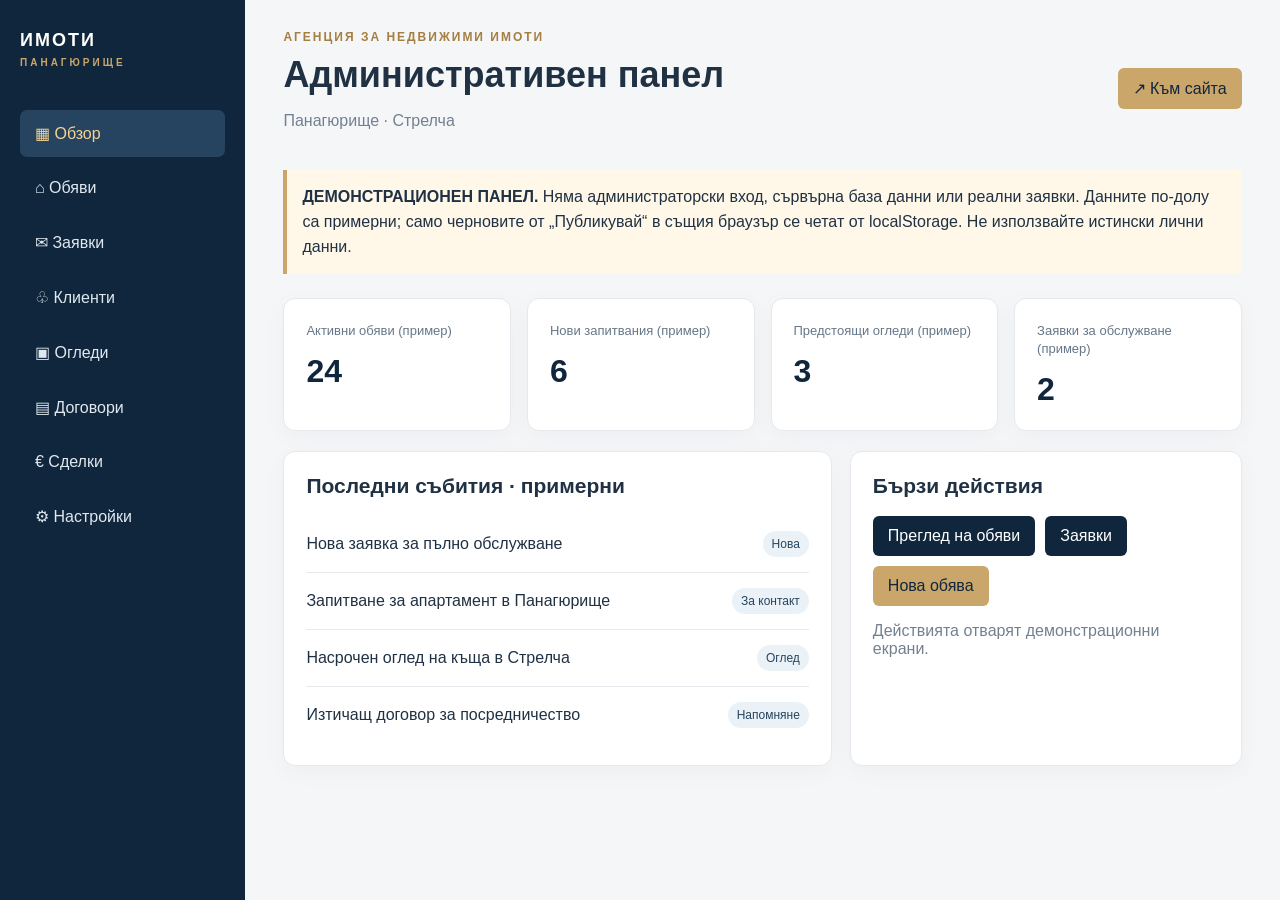
<file: dashboard-demo.html>
<!doctype html><html lang="bg"><head><meta charset="utf-8"><meta name="viewport" content="width=device-width,initial-scale=1"><title>Административен панел · Имоти Панагюрище (демо)</title><style>
:root{--navy:#10263c;--gold:#cba66a;--bg:#f5f6f8;--line:#e5e8ec}*{box-sizing:border-box}body{margin:0;font-family:Arial,Helvetica,sans-serif;background:var(--bg);color:#203144}a{color:inherit;text-decoration:none}button{cursor:pointer;font:inherit}.layout{display:grid;grid-template-columns:245px minmax(0,1fr);min-height:100vh}.side{background:var(--navy);color:white;padding:30px 20px}.brand{font-weight:800;letter-spacing:2px;font-size:18px}.brand small{display:block;color:var(--gold);font-size:10px;margin-top:6px;letter-spacing:3px}.side nav{margin-top:42px;display:grid;gap:8px}.side nav button{background:transparent;color:#e0e8ef;border:0;text-align:left;padding:14px 15px;border-radius:7px}.side nav button.active,.side nav button:hover{background:#26445f;color:#f6d293}.main{padding:30px clamp(18px,3vw,45px)}.top{display:flex;justify-content:space-between;align-items:center;gap:16px}.eyebrow{font-size:12px;letter-spacing:2px;color:#a57e41;font-weight:700}h1{font-size:clamp(25px,3vw,36px);margin:10px 0 7px}h2{font-size:21px;margin:0 0 18px}.muted{color:#738090}.notice{border-left:4px solid #cba66a;background:#fff8e9;padding:15px;margin:24px 0;line-height:1.55}.stats{display:grid;grid-template-columns:repeat(4,minmax(0,1fr));gap:16px}.stat,.panel{background:white;border:1px solid var(--line);border-radius:12px;padding:22px;box-shadow:0 6px 24px #10263c09}.stat strong{font-size:32px;display:block;margin-top:14px;color:var(--navy)}.stat span{font-size:13px;color:#667789}.cols{display:grid;grid-template-columns:1.4fr 1fr;gap:18px;margin-top:20px}.row{padding:15px 0;border-bottom:1px solid var(--line);display:flex;justify-content:space-between;align-items:center;gap:12px}.row:last-child{border:0}.tag{background:#eaf2f7;color:#26445f;padding:6px 9px;border-radius:20px;font-size:12px}.button{border:0;background:var(--navy);color:#fff;border-radius:6px;padding:11px 15px;display:inline-block}.gold{background:var(--gold);color:var(--navy)}.empty{color:#697b8c;padding:14px 0}.section{display:none}.section.active{display:block}.listing{padding:15px;border:1px solid var(--line);border-radius:8px;margin:12px 0}.listing p{margin:8px 0}.listing button{margin-right:8px;margin-top:8px}.listing label{display:block;margin:12px 0;font-size:13px}.listing input,.listing textarea,.listing select{display:block;width:100%;padding:11px;margin-top:5px;border:1px solid #ccd4dd;border-radius:7px;font:inherit}.listing textarea{min-height:90px}.listing .status{font-weight:700;color:#34526d}.workspace-frame{display:block;width:100%;height:1000px;border:1px solid var(--line);border-radius:12px;background:#fff}.workspace-frame.calendar{height:920px}.workspace-note{margin:0 0 14px;color:#667789}.workspace-tools{display:flex;gap:10px;flex-wrap:wrap;margin-bottom:16px}@media(max-width:650px){.workspace-frame{height:1050px}.workspace-frame.calendar{height:960px}}.toolbar{display:flex;gap:10px;flex-wrap:wrap}.placeholder{border:1px dashed #ccd4dd;border-radius:10px;padding:30px;color:#6a7988;background:#fff}a:focus-visible,button:focus-visible{outline:3px solid #e5ad53;outline-offset:2px}@media(max-width:950px){.stats{grid-template-columns:repeat(2,1fr)}.cols{grid-template-columns:1fr}}@media(max-width:650px){.layout{display:block}.side{padding:20px}.side nav{margin-top:20px;display:flex;overflow:auto}.side nav button{white-space:nowrap}.main{padding:20px}.top{align-items:flex-start;flex-direction:column}.stats{gap:10px}.stat{padding:16px}.stat strong{font-size:26px}}
</style></head><body><div class="layout"><aside class="side"><a class="brand" href="index.html">ИМОТИ<small>ПАНАГЮРИЩЕ</small></a><nav aria-label="Администрация"><button class="active" data-tab="overview">▦ Обзор</button><button data-tab="listings">⌂ Обяви</button><button data-tab="requests">✉ Заявки</button><button data-tab="clients">♧ Клиенти</button><button data-tab="viewings">▣ Огледи</button><button data-tab="contracts">▤ Договори</button><button data-tab="deals">€ Сделки</button><button data-tab="settings">⚙ Настройки</button></nav></aside><main class="main"><div class="top"><div><div class="eyebrow">АГЕНЦИЯ ЗА НЕДВИЖИМИ ИМОТИ</div><h1 id="page-title">Административен панел</h1><p class="muted">Панагюрище · Стрелча</p></div><a class="button gold" href="index.html">↗ Към сайта</a></div><div class="notice"><strong>ДЕМОНСТРАЦИОНЕН ПАНЕЛ.</strong> Няма администраторски вход, сървърна база данни или реални заявки. Данните по-долу са примерни; само черновите от „Публикувай“ в същия браузър се четат от localStorage. Не използвайте истински лични данни.</div>
<section class="section active" id="overview"><div class="stats"><div class="stat"><span>Активни обяви (пример)</span><strong>24</strong></div><div class="stat"><span>Нови запитвания (пример)</span><strong>6</strong></div><div class="stat"><span>Предстоящи огледи (пример)</span><strong>3</strong></div><div class="stat"><span>Заявки за обслужване (пример)</span><strong>2</strong></div></div><div class="cols"><div class="panel"><h2>Последни събития · примерни</h2><div class="row"><span>Нова заявка за пълно обслужване</span><span class="tag">Нова</span></div><div class="row"><span>Запитване за апартамент в Панагюрище</span><span class="tag">За контакт</span></div><div class="row"><span>Насрочен оглед на къща в Стрелча</span><span class="tag">Оглед</span></div><div class="row"><span>Изтичащ договор за посредничество</span><span class="tag">Напомняне</span></div></div><div class="panel"><h2>Бързи действия</h2><div class="toolbar"><button class="button" data-go="listings">Преглед на обяви</button><button class="button" data-go="requests">Заявки</button><a class="button gold" href="publish.html">Нова обява</a></div><p class="muted">Действията отварят демонстрационни екрани.</p></div></div></section>
<section class="section" id="listings"><div class="panel"><h2>Обяви и модерация</h2><p class="muted">Чернови, създадени в този браузър. Можеш да редактираш, проверяваш и променяш статусите им. Нищо не се публикува онлайн.</p><div class="workspace-tools"><button class="button gold" data-go="clients">🏠 Всички имоти и досиета →</button></div><div id="local-listings"></div><a class="button gold" href="publish.html">+ Създай тестова обява</a></div></section>
<section class="section" id="requests"><div class="panel"><h2>Заявки „Поверете имота си на нас“</h2><div class="placeholder">Тук ще се появяват реалните заявки след свързване на формата със защитения сървър и CRM. <br><br><a class="button gold" href="managed-property.html">Виж демонстрационната форма</a></div></div></section>
<section class="section" id="clients"><div class="workspace-tools"><button class="button" data-go="viewings">📅 Календар</button><button class="button" data-go="contracts">📄 Всички договори</button></div><p class="workspace-note">Клиентски и имотни досиета, договори, огледи и бележки — в този панел.</p><iframe id="clients-frame" class="workspace-frame" title="Клиентски и имотни досиета" loading="lazy" data-src="client-dossier-demo.html?embedded=1&amp;v=19"></iframe></section>
<section class="section" id="viewings"><div class="workspace-tools"><button class="button" data-go="clients">👤 Клиенти и имоти</button><button class="button" data-go="contracts">📄 Договори</button></div><iframe id="viewings-frame" class="workspace-frame calendar" title="Календар на огледите" loading="lazy" data-src="calendar-demo.html?embedded=1"></iframe></section>
<section class="section" id="contracts"><div class="panel"><h2>📄 Всички договори от имотните досиета</h2><p class="muted">Тестови записи от този браузър. За добавяне и редактиране отвори съответния имот в „Клиенти“.</p><div id="all-contracts"></div><button class="button" data-go="clients">👤 Към клиентските досиета</button></div></section>
<section class="section" id="deals"><div class="panel"><h2>Сделки и комисионни</h2><p class="muted">Сделки, записани в досиетата на имотите в този браузър.</p><div id="all-deals"></div><button class="button" data-go="clients">+ Към имотните досиета</button></div></section>
<section class="section" id="settings"><div class="panel"><h2>Настройки</h2><div class="placeholder">Предстоят: роли, права, уведомления, профил на агенцията, SMS и имейл интеграции.</div></div></section>
</main></div><script>
"use strict";
const tabs=[...document.querySelectorAll('[data-tab]')],sections=[...document.querySelectorAll('.section')];
function openTab(id){tabs.forEach(x=>x.classList.toggle('active',x.dataset.tab===id));sections.forEach(x=>x.classList.toggle('active',x.id===id));const names={overview:'Административен панел',listings:'Обяви',requests:'Заявки за обслужване',clients:'Клиенти',viewings:'Огледи',contracts:'Договори',deals:'Сделки',settings:'Настройки'};document.getElementById('page-title').textContent=names[id]||names.overview;if(id==='listings')renderListings();if(id==='contracts')renderContracts();if(id==='deals')renderDeals();if(id==='clients'||id==='viewings'){const frame=document.getElementById(id+'-frame');if(frame&&!frame.src)frame.src=frame.dataset.src;else if(frame&&frame.contentWindow&&frame.contentWindow.location)try{frame.contentWindow.location.reload()}catch{}}location.hash=id;}
tabs.forEach(x=>x.addEventListener('click',()=>openTab(x.dataset.tab)));document.querySelectorAll('[data-go]').forEach(x=>x.addEventListener('click',()=>openTab(x.dataset.go)));
function renderDeals(){const root=document.getElementById('all-deals');root.replaceChildren();let records={};try{records=JSON.parse(localStorage.getItem('imoti_demo_property_activity')||'{}')}catch{}let count=0;for(const [property,activity] of Object.entries(records)){for(const deal of activity.deals||[]){count++;const row=document.createElement('div');row.className='row';const label=document.createElement('span');label.textContent=(property.split('|')[1]||'Имот')+' · '+(deal.status||'—')+' · '+(deal.amount||'—')+' € · '+(deal.buyer||'—');row.append(label);root.append(row)}}if(!count){const p=document.createElement('p');p.className='empty';p.textContent='Все още няма добавени сделки. Отвори имот в раздел „Клиенти“.';root.append(p)}}
function renderContracts(){const root=document.getElementById('all-contracts');root.replaceChildren();let records={};try{records=JSON.parse(localStorage.getItem('imoti_demo_property_activity')||'{}')}catch{}let count=0;for(const [property,activity] of Object.entries(records)){for(const contract of activity.contracts||[]){count++;const row=document.createElement('div');row.className='row';const label=document.createElement('span');label.textContent=(property.split('|')[1]||'Имот')+' · № '+(contract.number||'—')+' · '+(contract.status||'—')+' · '+(contract.date||'—');row.append(label);root.append(row)}}if(!count){const p=document.createElement('p');p.className='empty';p.textContent='Няма добавени договори в този браузър.';root.append(p)}}
window.addEventListener('hashchange',()=>{const tab=location.hash.slice(1);if(sections.some(x=>x.id===tab))openTab(tab)});
if(location.hash&&sections.some(x=>x.id===location.hash.slice(1)))openTab(location.hash.slice(1));
const key='imoti_demo_submissions';function read(){try{const v=JSON.parse(localStorage.getItem(key)||'[]');return Array.isArray(v)?v:[]}catch{return []}}

const statuses={
 'demo-pending':'Чака преглед','demo-awaiting-phone':'Чака телефон','demo-reviewed':'Проверена',
 'demo-contract':'Очаква договор','demo-approved':'Одобрена (демо)','demo-rejected':'Отхвърлена (демо)'
};
function write(rows){try{localStorage.setItem(key,JSON.stringify(rows));return true}catch{return false}}
function actionButton(text,fn){const b=document.createElement('button');b.type='button';b.className='button';b.textContent=text;b.addEventListener('click',fn);return b}
function setStatus(i,status){const rows=read();if(!rows[i])return;rows[i].status=status;if(!write(rows))alert('Неуспешно локално запазване');renderListings()}
function editListing(i,box){
 const row=read()[i];if(!row)return;
 box.replaceChildren();
 const form=document.createElement('form');
 const fields=[['title','Заглавие','text'],['city','Населено място','text'],['kind','Тип имот','text'],['price','Цена (€)','number'],['area','Площ (м²)','number'],['description','Описание','textarea']];
 for(const [name,label,type] of fields){
  const wrapper=document.createElement('label');wrapper.textContent=label;
  const input=type==='textarea'?document.createElement('textarea'):document.createElement('input');
  if(type!=='textarea')input.type=type;
  input.name=name;input.required=true;input.value=row[name]??'';
  if(type==='number')input.min='1';
  wrapper.append(input);form.append(wrapper);
 }
 const save=actionButton('Запази промените',()=>{});
 save.type='submit';form.append(save);
 form.append(actionButton('Отказ',renderListings));
 form.addEventListener('submit',e=>{
  e.preventDefault();if(!form.reportValidity())return;
  const rows=read();if(!rows[i])return;
  const values=Object.fromEntries(new FormData(form).entries());
  for(const [k,v] of Object.entries(values))rows[i][k]=v;
  rows[i].updatedAt=new Date().toISOString();
  if(!write(rows)){alert('Неуспешно локално запазване');return}
  renderListings();
 });
 box.append(form);
}
function renderListings(){
 const root=document.getElementById('local-listings');root.replaceChildren();
 const rows=read();
 if(!rows.length){const p=document.createElement('p');p.className='empty';p.textContent='Все още няма локални тестови чернови.';root.append(p);return}
 rows.forEach((row,i)=>{
  const box=document.createElement('div');box.className='listing';
  const h=document.createElement('strong');h.textContent=row.title||'Без заглавие';
  const p=document.createElement('p');p.textContent=[row.city||'',row.kind||'',row.price?row.price+' €':''].filter(Boolean).join(' · ');
  const st=document.createElement('p');st.className='status';st.textContent='Статус: '+(statuses[row.status]||row.status||'Чернова');
  box.append(h,p,st);
  box.append(actionButton('✎ Редактирай',()=>editListing(i,box)));
  if(row.status!=='demo-reviewed')box.append(actionButton('✓ Проверена',()=>setStatus(i,'demo-reviewed')));
  if(row.status!=='demo-contract')box.append(actionButton('▤ Очаква договор',()=>setStatus(i,'demo-contract')));
  if(row.status!=='demo-approved')box.append(actionButton('✓ Одобри (демо)',()=>setStatus(i,'demo-approved')));
  if(row.status!=='demo-rejected')box.append(actionButton('✕ Отхвърли',()=>setStatus(i,'demo-rejected')));
  root.append(box);
 });
}
</script></body></html>
</file>
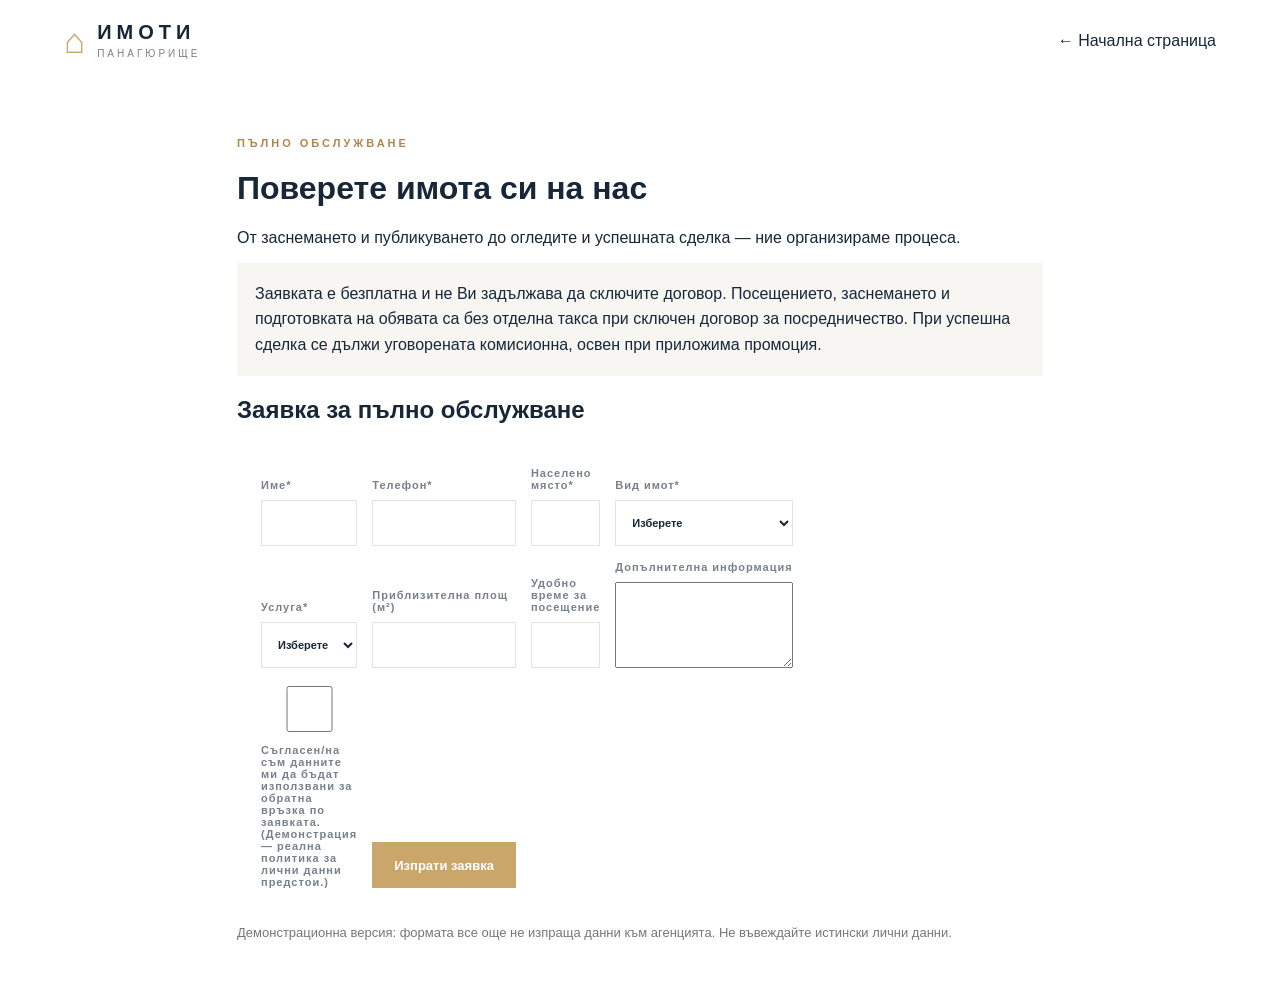
<file: managed-property.html>
<!doctype html><html lang="bg"><head><meta charset="utf-8"><meta name="viewport" content="width=device-width,initial-scale=1"><title>Поверете имота си на нас | Имоти Панагюрище</title><link rel="stylesheet" href="styles.css"></head><body><header class="top"><a class="brand" href="index.html"><span class="brandmark">⌂</span><span><strong>ИМОТИ</strong><small>ПАНАГЮРИЩЕ</small></span></a><a href="index.html">← Начална страница</a></header><main style="max-width:850px;margin:55px auto;padding:0 22px"><p class="eyebrow dark">ПЪЛНО ОБСЛУЖВАНЕ</p><h1>Поверете имота си на нас</h1><p>От заснемането и публикуването до огледите и успешната сделка — ние организираме процеса.</p><p style="background:#f8f6f2;padding:18px;line-height:1.6">Заявката е безплатна и не Ви задължава да сключите договор. Посещението, заснемането и подготовката на обявата са без отделна такса при сключен договор за посредничество. При успешна сделка се дължи уговорената комисионна, освен при приложима промоция.</p><h2>Заявка за пълно обслужване</h2><form id="request" style="display:grid;gap:15px;max-width:580px"><label>Име*<input name="name" required maxlength="100" autocomplete="name" style="display:block;width:100%;padding:12px"></label><label>Телефон*<input name="phone" type="tel" required maxlength="30" autocomplete="tel" style="display:block;width:100%;padding:12px"></label><label>Населено място*<input name="town" required maxlength="100" style="display:block;width:100%;padding:12px"></label><label>Вид имот*<select name="kind" required style="display:block;width:100%;padding:12px"><option value="">Изберете</option><option>Апартамент</option><option>Къща</option><option>Парцел/земя</option><option>Търговски имот</option><option>Друг</option></select></label><label>Услуга*<select name="purpose" required style="display:block;width:100%;padding:12px"><option value="">Изберете</option><option>Продажба</option><option>Дългосрочен наем</option></select></label><label>Приблизителна площ (м²)<input name="area" type="number" min="0" style="display:block;width:100%;padding:12px"></label><label>Удобно време за посещение<input name="visit" maxlength="120" style="display:block;width:100%;padding:12px"></label><label>Допълнителна информация<textarea name="notes" rows="4" maxlength="1000" style="display:block;width:100%;padding:12px"></textarea></label><label><input type="checkbox" required> Съгласен/на съм данните ми да бъдат използвани за обратна връзка по заявката. (Демонстрация — реална политика за лични данни предстои.)</label><button type="submit" class="search-btn">Изпрати заявка</button><p id="status" role="status"></p></form><p style="font-size:13px;color:#777">Демонстрационна версия: формата все още не изпраща данни към агенцията. Не въвеждайте истински лични данни.</p></main><script>document.getElementById('request').addEventListener('submit',function(e){e.preventDefault();document.getElementById('status').textContent='Това е демонстрация. Заявката не е изпратена. Реалното изпращане ще бъде активирано с CRM системата.';});</script></body></html>
</file>
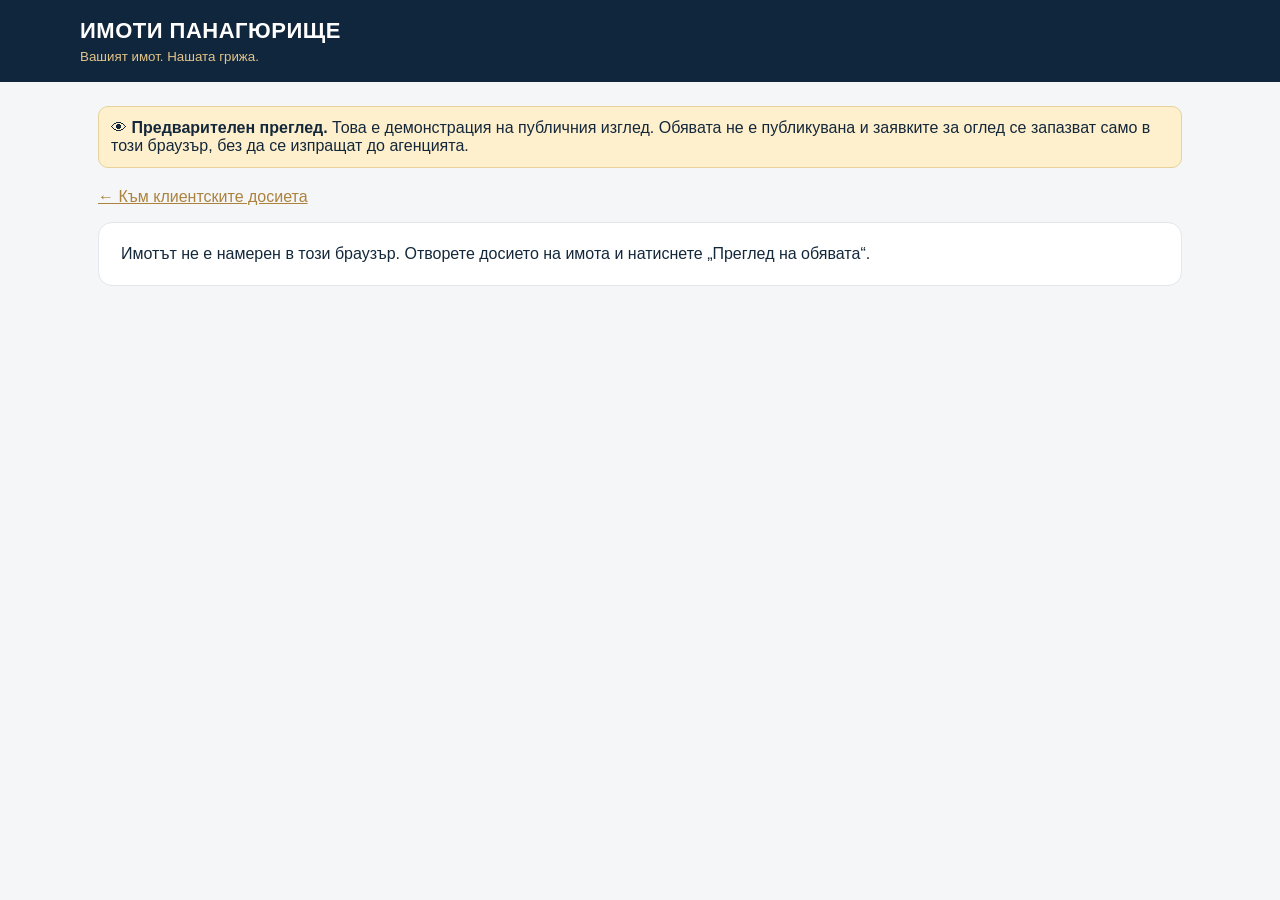
<file: property-preview.html>
<!doctype html><html lang="bg"><head><meta charset="utf-8"><meta name="viewport" content="width=device-width,initial-scale=1"><title>Преглед на обява · Имоти Панагюрище</title><style>:root{font-family:Arial,sans-serif;color:#14283b;background:#f4f6f8}*{box-sizing:border-box}body{margin:0}header{background:#10263c;color:#fff;padding:18px max(20px,calc((100vw - 1120px)/2))}header strong{font-size:22px;letter-spacing:.5px}header small{display:block;color:#e2c489;margin-top:5px}main{max-width:1120px;margin:auto;padding:24px 18px}.demo{background:#fff0cd;border:1px solid #e8d19a;border-radius:10px;padding:12px;margin-bottom:20px}.layout{display:grid;grid-template-columns:1.6fr 1fr;gap:24px}.panel{background:#fff;border-radius:14px;padding:22px;border:1px solid #e1e7ec;margin-bottom:18px}h1{margin:0 0 14px;font-size:30px}h2{font-size:20px}.price{font-size:30px;font-weight:bold;color:#ac7d2a}.muted{color:#65788a}.hero{width:100%;height:380px;object-fit:cover;border-radius:12px;background:#e5e9ed}.thumbs{display:flex;gap:10px;overflow:auto;margin-top:10px}.thumbs button{padding:0;border:3px solid transparent;background:transparent;border-radius:8px;cursor:pointer;flex:0 0 110px}.thumbs button.active{border-color:#bd9651}.thumbs img{width:100%;height:76px;object-fit:cover;border-radius:5px}.placeholder{height:320px;background:linear-gradient(135deg,#e9eef2,#ccd9e1);display:grid;place-items:center;border-radius:12px;color:#61788b}.facts{display:grid;grid-template-columns:repeat(2,1fr);gap:10px}.fact{background:#f4f7fa;border-radius:9px;padding:12px}.fact b{display:block;font-size:13px;color:#6b7d8d;margin-bottom:6px}.fact span{font-size:17px}button.cta{background:#10263c;color:#fff;padding:15px 20px;border:0;border-radius:9px;font-size:16px;cursor:pointer;width:100%}a{color:#ad823d}#description{white-space:pre-wrap;line-height:1.6}#notice{color:#ad6722}.back{display:inline-block;margin:0 0 16px}@media(max-width:750px){.layout{grid-template-columns:1fr}.hero{height:270px}h1{font-size:24px}.facts{grid-template-columns:repeat(2,1fr)}} #request-form label{display:block;font-size:14px;margin:12px 0}#request-form input,#request-form textarea{display:block;width:100%;padding:11px;border:1px solid #ccd5de;border-radius:7px;margin-top:5px;font:inherit}</style></head><body><header><strong>ИМОТИ ПАНАГЮРИЩЕ</strong><small>Вашият имот. Нашата грижа.</small></header><main><div class="demo">👁 <b>Предварителен преглед.</b> Това е демонстрация на публичния изглед. Обявата не е публикувана и заявките за оглед се запазват само в този браузър, без да се изпращат до агенцията.</div><a class="back" href="client-dossier-demo.html">← Към клиентските досиета</a><div id="missing" class="panel" hidden>Имотът не е намерен в този браузър. Отворете досието на имота и натиснете „Преглед на обявата“.</div><div id="content" hidden><div class="layout"><div><div class="panel"><h1 id="title"></h1><p class="muted" id="place"></p><div id="gallery"></div></div><div class="panel"><h2>Характеристики</h2><div id="facts" class="facts"></div></div><div class="panel"><h2>Описание</h2><div id="description"></div></div></div><aside><div class="panel"><div class="price" id="price"></div><p class="muted">Свържете се с агенцията за повече информация.</p><button class="cta" id="viewing">📅 Заяви оглед</button><form id="request-form" hidden style="margin-top:18px;display:none"><label>Вашето име *<input name="name" required maxlength="80" autocomplete="name"></label><label>Телефон *<input name="phone" required maxlength="30" autocomplete="tel"></label><label>Желана дата *<input name="date" type="date" required></label><label>Час *<input name="time" type="time" required></label><label>Съобщение<textarea name="message" maxlength="500" rows="3" placeholder="Допълнителна информация (по желание)"></textarea></label><button class="cta" type="submit">Изпрати заявка (демо)</button></form><p id="notice" role="status"></p></div><div class="panel"><h2>Имоти Панагюрище</h2><p>Съдействие при продажба, покупка и наем на недвижими имоти.</p><p><strong>За повече информация се свържете с нас:</strong></p><p>✉️ <a href="mailto:imotipanagyurishte@gmail.com?subject=%D0%97%D0%B0%D0%BF%D0%B8%D1%82%D0%B2%D0%B0%D0%BD%D0%B5%20%D0%B7%D0%B0%20%D0%B8%D0%BC%D0%BE%D1%82">imotipanagyurishte@gmail.com</a></p><p>📞 Телефон: очаквайте скоро</p><p class="muted">Контактите на собственика и вътрешният адрес не се показват.</p></div></aside></div></div></main><script>
function stored(k,f){try{return JSON.parse(localStorage.getItem(k))||f}catch{return f}}
const key=new URLSearchParams(location.search).get('property')||'';
const submissions=stored('imoti_demo_submissions',[]);const propertyOverrides=stored('imoti_demo_property_overrides',{});const photos=stored('imoti_demo_property_photos',{});let item=null;
const owners=new Map();owners.set('sample',[{title:'Апартамент в Панагюрище',price:'112000',status:'demo-approved'},{title:'Къща в Стрелча',price:'89000',status:'demo-contract'}]);
for(const x of (Array.isArray(submissions)?submissions:[])){const id=String(x.phone||x.contactName||'').trim();if(!id)continue;if(!owners.has(id))owners.set(id,[]);owners.get(id).push(x)}
for(const [id,items] of owners){for(const original of items){const propertyKey=id+'|'+(original.title||'')+'|'+(original.price||'');if(propertyKey===key)item={...original,...(propertyOverrides[key]||{})}}}
if(!item){document.getElementById('missing').hidden=false}else{
document.getElementById('content').hidden=false;
document.getElementById('title').textContent=item.title||'Имот';
document.getElementById('place').textContent=[item.kind,item.city].filter(Boolean).join(' · ')||'Панагюрище / Стрелча';
document.getElementById('price').textContent=item.price?Number(item.price).toLocaleString('bg-BG')+' €':'Цена при запитване';
const root=document.getElementById('facts');const fields=[['Вид',item.kind],['Населено място',item.city],['Площ',item.area?item.area+' м²':''],['Етаж',item.floor],['Стаи',item.rooms],['Спални',item.bedrooms],['Бани',item.bathrooms],['Двор',item.yardArea?item.yardArea+' м²':''],['РЗП',item.builtArea?item.builtArea+' м²':''],['Етажи',item.floors],['Година на строителство',item.yearBuilt],['Регулация',item.regulation],['Ток',item.electricity],['Вода',item.water],['Категория земя',item.landCategory],['Предназначение',item.purpose]];for(const [label,value] of fields){if(value===undefined||value===null||value==='')continue;const box=document.createElement('div');box.className='fact';const b=document.createElement('b');b.textContent=label;const span=document.createElement('span');span.textContent=value;box.append(b,span);root.append(box)}
document.getElementById('description').textContent=item.description||'За допълнителна информация се свържете с агенцията.';
const images=photos[key]||[];const gallery=document.getElementById('gallery');if(!images.length){const empty=document.createElement('div');empty.className='placeholder';empty.textContent='📷 Снимките на имота ще се появят тук';gallery.append(empty)}else{const hero=document.createElement('img');hero.className='hero';hero.alt='Снимка на имота';gallery.append(hero);const thumbs=document.createElement('div');thumbs.className='thumbs';gallery.append(thumbs);images.forEach((src,i)=>{const btn=document.createElement('button');const img=document.createElement('img');img.src=src;img.alt='Снимка '+(i+1);btn.append(img);btn.onclick=()=>{hero.src=src;for(const el of thumbs.children)el.classList.remove('active');btn.classList.add('active')};thumbs.append(btn);if(i===0)btn.click()})}
const form=document.getElementById('request-form');document.getElementById('viewing').onclick=()=>{form.hidden=false;form.style.display='block';form.elements.date.min=new Date(Date.now()-new Date().getTimezoneOffset()*60000).toISOString().slice(0,10);form.scrollIntoView({behavior:'smooth',block:'nearest'})};form.onsubmit=e=>{e.preventDefault();if(!form.reportValidity())return;const data=Object.fromEntries(new FormData(form).entries());if(data.date<form.elements.date.min){document.getElementById('notice').textContent='Изберете бъдеща дата.';return}const requests=stored('imoti_demo_viewing_requests',[]);requests.push({id:'req-'+Date.now(),propertyKey:key,propertyTitle:item.title||'Имот',...data,createdAt:new Date().toISOString(),status:'Нова'});try{localStorage.setItem('imoti_demo_viewing_requests',JSON.stringify(requests));form.reset();form.hidden=true;form.style.display='none';document.getElementById('notice').textContent='✓ Заявката е записана в този браузър (демо). Не е изпратена до агенцията.'}catch{document.getElementById('notice').textContent='Заявката не може да бъде запазена в този браузър.'}};
}
</script></body></html>
</file>
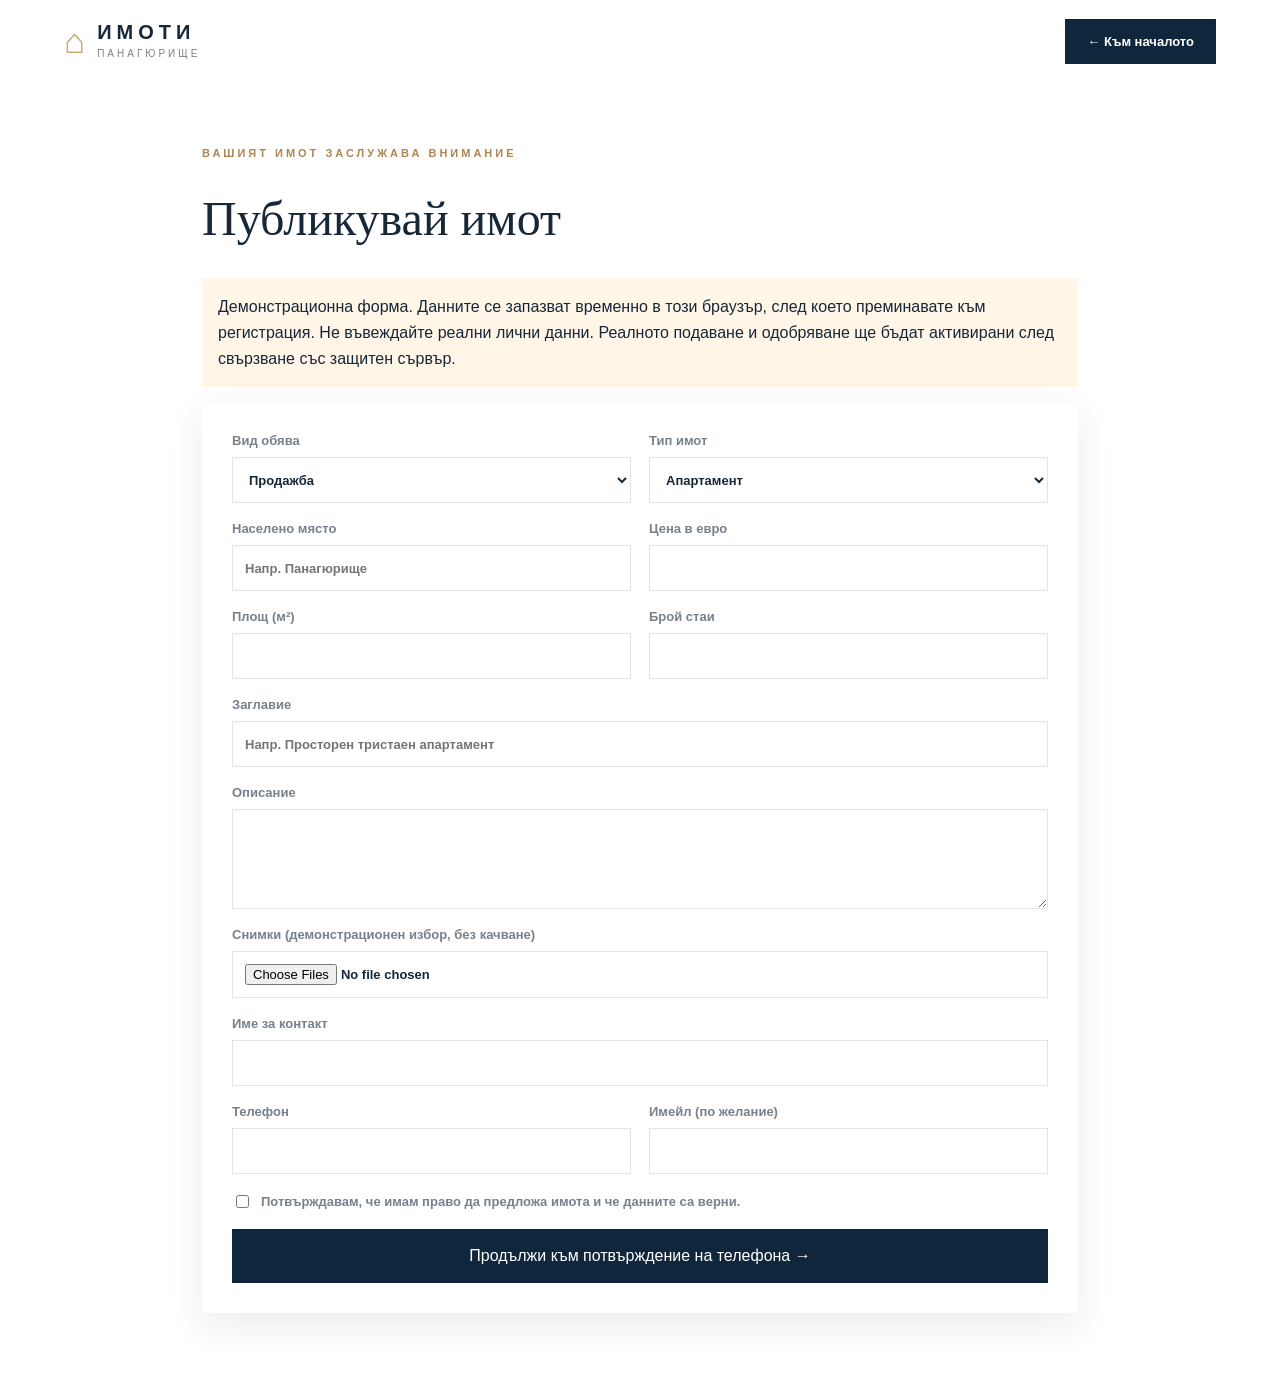
<file: publish.html>
<!doctype html><html lang="bg"><head><meta charset="utf-8"><meta name="viewport" content="width=device-width,initial-scale=1"><title>Публикувай имот · Имоти Панагюрище</title><link rel="stylesheet" href="styles.css"><style>.publish-layout{max-width:920px;margin:65px auto;padding:0 22px}.publish-layout h1{font:normal 48px Georgia,serif}.publish-form{display:grid;grid-template-columns:1fr 1fr;gap:18px;background:#fff;box-shadow:0 12px 35px #10263c16;padding:30px}.publish-form label{font-size:13px;letter-spacing:0}.publish-form .wide{grid-column:1/-1}.publish-form textarea{width:100%;min-height:100px;padding:12px;border:1px solid #e2e5e7;font:inherit}.publish-form input[type=file]{height:auto;padding:12px}.publish-form .check{display:flex;flex-direction:row;align-items:center}.publish-form .check input{height:auto}.publish-form button{grid-column:1/-1;background:#10263c;color:white;border:0;padding:18px}.notice{background:#fff6e8;padding:16px;line-height:1.6}.success{padding:20px;background:#e8f5ed;margin-top:20px}@media(max-width:600px){.publish-form{grid-template-columns:1fr;padding:18px}.publish-layout h1{font-size:36px}}</style></head><body><header class="top"><a class="brand" href="index.html"><span class="brandmark">⌂</span><span><strong>ИМОТИ</strong><small>ПАНАГЮРИЩЕ</small></span></a><a class="post" href="index.html">← Към началото</a></header><main class="publish-layout"><p class="eyebrow dark">ВАШИЯТ ИМОТ ЗАСЛУЖАВА ВНИМАНИЕ</p><h1>Публикувай имот</h1><p class="notice">Демонстрационна форма. Данните се запазват временно в този браузър, след което преминавате към регистрация. Не въвеждайте реални лични данни. Реалното подаване и одобряване ще бъдат активирани след свързване със защитен сървър.</p><form class="publish-form" id="propertyForm"><label>Вид обява<select name="type" required><option value="sale">Продажба</option><option value="rent">Дългосрочен наем</option><option value="stay">Нощувки</option></select></label><label>Тип имот<select name="kind" required><option>Апартамент</option><option>Къща</option><option>Парцел</option><option>Земя</option><option>Къща за гости</option><option>Търговски обект</option></select></label><label>Населено място<input name="city" required maxlength="80" placeholder="Напр. Панагюрище"></label><label>Цена в евро<input name="price" type="number" min="1" step="1" required></label><label>Площ (м²)<input name="area" type="number" min="1" step="1" required></label><label>Брой стаи<input name="rooms" type="number" min="0" step="1"></label><label class="wide">Заглавие<input name="title" maxlength="120" required placeholder="Напр. Просторен тристаен апартамент"></label><label class="wide">Описание<textarea name="description" maxlength="3000" required></textarea></label><label class="wide">Снимки (демонстрационен избор, без качване)<input name="photos" type="file" accept="image/*" multiple></label><label class="wide">Име за контакт<input name="contactName" required maxlength="100"></label><label>Телефон<input name="phone" type="tel" required maxlength="30"></label><label>Имейл (по желание)<input name="email" type="email"></label><label class="wide check"><input type="checkbox" required> Потвърждавам, че имам право да предложа имота и че данните са верни.</label><button type="submit">Продължи към потвърждение на телефона →</button></form><div id="result" role="status" aria-live="polite"></div></main><script>
document.getElementById("propertyForm").addEventListener("submit",function(e){
 e.preventDefault();
 if(!this.reportValidity())return;
 const data=Object.fromEntries(new FormData(this).entries());
 delete data.photos;delete data[""];
 data.status="demo-awaiting-phone";data.createdAt=new Date().toISOString();
 try{
  sessionStorage.setItem("imoti_demo_pending_property",JSON.stringify(data));
  window.location.href="register-demo.html?from=publish";
 }catch{
  document.getElementById("result").textContent="Браузърът не позволява временно запазване. Разрешете съхранението на данни за тази страница.";
 }
});
</script></body></html>
</file>
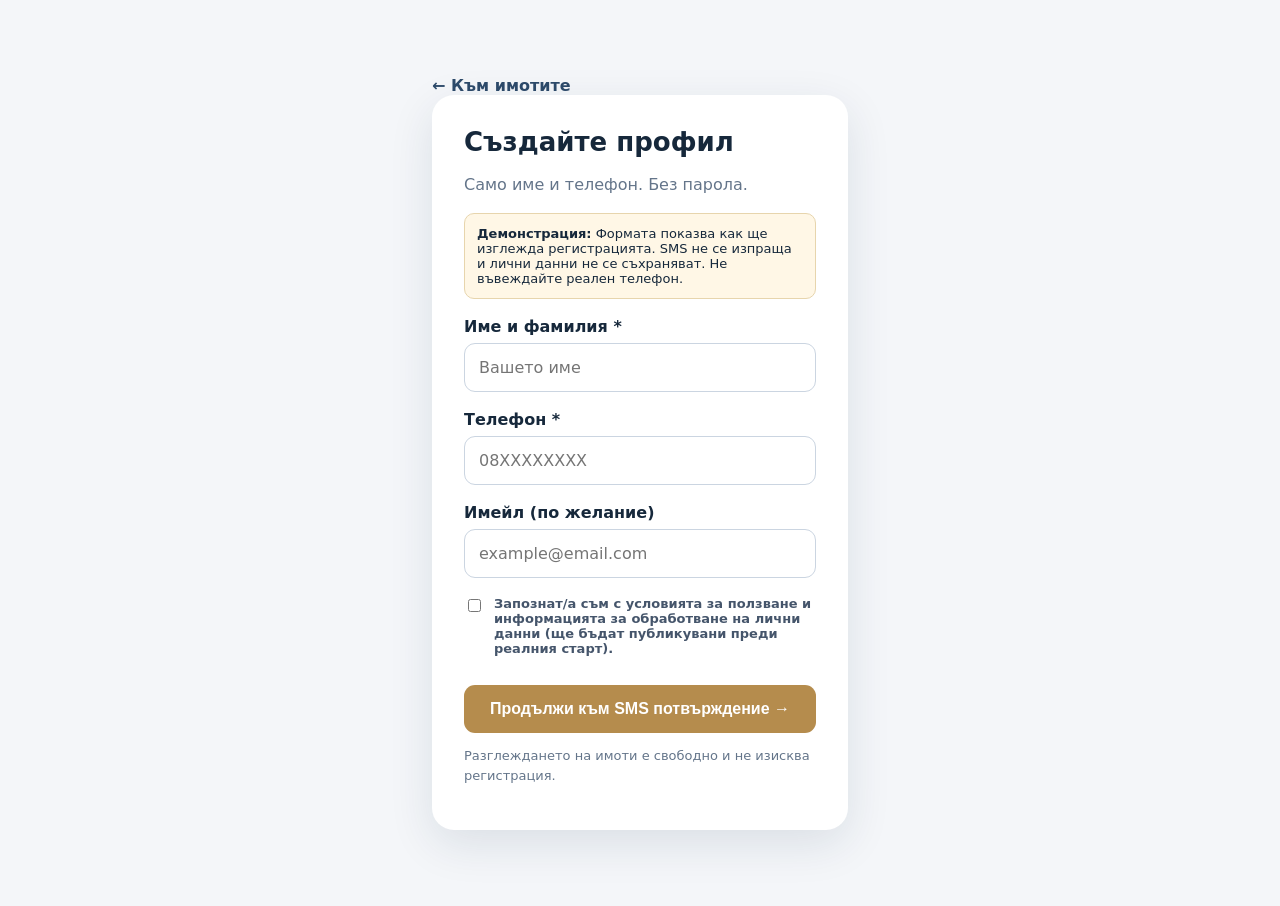
<file: register-demo.html>
<!doctype html><html lang="bg"><head><meta charset="utf-8"><meta name="viewport" content="width=device-width,initial-scale=1"><title>Регистрация | Имоти Панагюрище</title><style>
:root{font-family:system-ui,-apple-system,Segoe UI,sans-serif;color:#16283b;background:#f4f6f9}*{box-sizing:border-box}body{margin:0}.wrap{max-width:460px;margin:6vh auto;padding:22px}.card{background:white;border-radius:22px;padding:32px;box-shadow:0 14px 45px #142e481c}h1{font-size:26px;margin:0 0 8px}p{color:#64758a;line-height:1.5}label{display:block;font-weight:650;margin:18px 0 7px}input{width:100%;padding:14px;border:1px solid #cbd5e1;border-radius:11px;font:inherit}button{width:100%;margin-top:22px;background:#b58c4d;color:#fff;border:0;padding:15px;border-radius:11px;font-size:16px;font-weight:750;cursor:pointer}button:disabled{opacity:.55;cursor:not-allowed}.hint{font-size:13px}.notice{background:#fff7e6;border:1px solid #e7d5ad;padding:12px;border-radius:10px;font-size:13px}.check{display:flex;gap:10px;align-items:flex-start;font-size:13px;color:#45556b;margin-top:18px}.check input{width:auto;margin-top:3px}.hidden{display:none}.back{color:#2c4969;text-decoration:none;font-weight:650}.ok{color:#16704c;font-weight:700}</style></head><body><main class="wrap"><a class="back" href="index.html">← Към имотите</a><section class="card"><h1 id="heading">Създайте профил</h1><p>Само име и телефон. Без парола.</p><div class="notice"><strong>Демонстрация:</strong> Формата показва как ще изглежда регистрацията. SMS не се изпраща и лични данни не се съхраняват. Не въвеждайте реален телефон.</div><form id="form"><label for="name">Име и фамилия *</label><input id="name" name="name" autocomplete="name" required minlength="3" placeholder="Вашето име"><label for="phone">Телефон *</label><input id="phone" name="phone" type="tel" autocomplete="tel" inputmode="tel" required pattern="(\\+359|0)8[789][0-9]{7}" placeholder="08XXXXXXXX"><label for="email">Имейл (по желание)</label><input id="email" name="email" type="email" autocomplete="email" placeholder="example@email.com"><label class="check"><input type="checkbox" required> <span>Запознат/а съм с условията за ползване и информацията за обработване на лични данни (ще бъдат публикувани преди реалния старт).</span></label><button type="submit">Продължи към SMS потвърждение →</button></form><div id="next" class="hidden"><p class="ok">✓ Данните са попълнени.</p><p id="explain">В реалния сайт тук ще получите шестцифрен SMS код и ще потвърдите телефона си.</p><button id="finish" type="button" class="hidden">Завърши демонстрацията →</button><button id="again" type="button">Назад към формата</button></div><p class="hint">Разглеждането на имоти е свободно и не изисква регистрация.</p></section></main><script>
const form=document.getElementById('form'),next=document.getElementById('next');
const fromPublish=new URLSearchParams(location.search).get('from')==='publish';
let draft=null;
if(fromPublish){try{draft=JSON.parse(sessionStorage.getItem('imoti_demo_pending_property')||'null')}catch{}}
if(draft){
 document.getElementById('heading').textContent='Последна стъпка: потвърждение';
 form.elements.name.value=draft.contactName||'';
 form.elements.phone.value=draft.phone||'';
 form.elements.email.value=draft.email||'';
}
form.addEventListener('submit',e=>{
 e.preventDefault();if(!form.reportValidity())return;
 form.classList.add('hidden');next.classList.remove('hidden');
 if(draft){
  document.getElementById('explain').textContent='В реалния сайт тук ще въведете получения SMS код. В тази демонстрация можете да завършите процеса без истински SMS. Обявата ще се запази само в този браузър като чакаща проверка.';
  document.getElementById('finish').classList.remove('hidden');
 }
});
document.getElementById('again').onclick=()=>{next.classList.add('hidden');form.classList.remove('hidden')};
document.getElementById('finish').onclick=()=>{
 if(!draft)return;
 draft.contactName=form.elements.name.value.trim();
 draft.phone=form.elements.phone.value.trim();
 draft.email=form.elements.email.value.trim();
 draft.status='demo-pending';
 const key='imoti_demo_submissions';
 try{
  const parsed=JSON.parse(localStorage.getItem(key)||'[]');
  const items=Array.isArray(parsed)?parsed:[];
  items.push(draft);
  localStorage.setItem(key,JSON.stringify(items));
  sessionStorage.removeItem('imoti_demo_pending_property');
  next.innerHTML='<p class="ok">✓ Демонстрацията е завършена!</p><p>Обявата е запазена само в този браузър. Не е изпратена към агенцията, не е създаден истински профил и не е изпратен SMS.</p><a class="back" href="admin-demo.html">Виж обявата в демо панела →</a>';
 }catch{document.getElementById('explain').textContent='Неуспешно локално запазване. Проверете настройките на браузъра.'}
};
</script></body></html>
</file>
<file: styles.css>
:root{--navy:#10263c;--gold:#cba66a;--cream:#f8f6f2;--text:#172738}*{box-sizing:border-box}html{scroll-behavior:smooth}body{margin:0;color:var(--text);font-family:Arial,Helvetica,sans-serif;background:#fff}a{text-decoration:none;color:inherit}button,input,select{font:inherit}button{cursor:pointer}.top{height:82px;padding:0 max(5%,calc((100% - 1240px)/2));display:flex;align-items:center;justify-content:space-between;background:white;gap:24px;position:relative;z-index:4}.brand{display:flex;align-items:center;gap:12px;line-height:1.05}.brandmark{font-size:35px;color:var(--gold)}.brand strong{display:block;letter-spacing:5px;font-size:20px}.brand small{display:block;letter-spacing:3px;font-size:10px;margin-top:6px;color:#7b8289}.top nav{display:flex;gap:30px;font-size:14px;font-weight:600}.top nav a:hover{color:var(--gold)}.post,.search-btn{background:var(--navy);color:#fff;padding:15px 22px;border:0;font-weight:600;font-size:13px}.menu{display:none;background:none;border:0;font-size:28px}.hero{height:620px;position:relative;color:white;background-size:cover;background-position:center;transition:background-image .5s}.shade{position:absolute;inset:0;background:linear-gradient(90deg,rgba(9,26,42,.84),rgba(9,26,42,.18))}.hero-inner{position:relative;max-width:1240px;margin:auto;padding:138px 5% 0}.eyebrow{font-size:11px;letter-spacing:3px;font-weight:700;color:#e2bc82}.hero h1{font:normal clamp(40px,5vw,69px)/1.13 Georgia,serif;margin:18px 0}.hero h1 em,.section h2 em{color:#d4b17a;font-weight:400}.hero-inner>p:not(.eyebrow){font-size:16px;max-width:480px;line-height:1.7;color:#f0efec}.hero-cta{display:inline-block;background:var(--gold);color:#10263c;padding:17px 25px;margin-top:23px;font-weight:700;font-size:13px}.hero-bottom{position:absolute;bottom:35px;left:5%;right:5%;display:flex;justify-content:space-between;align-items:center;font-size:11px;letter-spacing:2px}.hero-bottom button{color:#fff;background:#ffffff24;border:1px solid #ffffff75;width:39px;height:39px;margin-left:6px}.search-wrap{position:relative;margin:-48px auto 0;max-width:1140px;padding:0 18px;z-index:2}.search-panel{background:white;box-shadow:0 15px 50px #10263c1a}.tabs{display:flex;border-bottom:1px solid #eee}.tabs button{background:white;border:0;padding:19px 30px;color:#667;position:relative}.tabs button.active{color:var(--navy);font-weight:700}.tabs button.active:after{content:"";height:3px;background:var(--gold);position:absolute;bottom:0;left:0;right:0}form{display:grid;grid-template-columns:1.3fr 1fr 1fr auto;gap:18px;padding:24px;align-items:end}label{display:flex;flex-direction:column;gap:9px;color:#77808b;font-size:11px;font-weight:700;letter-spacing:1px}select,input{height:46px;border:1px solid #e2e5e7;background:#fff;padding:0 12px;color:var(--text);min-width:0}.search-btn{height:46px;background:var(--gold);white-space:nowrap}.section{max-width:1240px;margin:90px auto;padding:0 5%}.section-head{display:flex;justify-content:space-between;align-items:end;gap:20px;margin-bottom:30px}.dark{color:#ae8651}.section h2{font:normal clamp(30px,3vw,43px) Georgia,serif;margin:8px 0}.section-head span{color:#7e858d;font-size:13px}.grid{display:grid;grid-template-columns:repeat(3,1fr);gap:24px}.card{background:white;border:1px solid #edf0f2;box-shadow:0 10px 25px #1727380a;overflow:hidden}.photo{height:230px;background-size:cover;background-position:center;position:relative}.badge{position:absolute;left:16px;top:16px;background:var(--navy);color:white;font-size:10px;padding:9px 12px;letter-spacing:1px}.card-body{padding:22px}.card h3{font:normal 22px Georgia,serif;margin:0 0 12px}.location{font-size:12px;color:#7e858d}.price{font-size:23px;font-weight:700;color:#ac824b;margin:18px 0}.meta{border-top:1px solid #eee;padding-top:16px;display:flex;gap:20px;font-size:12px;color:#667}.feature{background:var(--navy);color:white;padding:75px 8%;margin-top:60px}.feature>div{max-width:1240px;margin:auto}.feature h2{font:normal clamp(32px,4vw,50px)/1.2 Georgia,serif}.feature p:not(.eyebrow){max-width:500px;line-height:1.7;color:#d1d9df}.feature small{display:block;margin-top:15px;color:#9da9b3}footer{background:#0b1b2a;color:white;text-align:center;padding:42px 16px}footer strong{letter-spacing:3px}footer strong span{color:var(--gold)}footer p,footer small{color:#a5b0ba;font-size:12px}@media(max-width:850px){.top{height:72px;padding:0 20px}.top nav{display:none;position:absolute;top:72px;left:0;right:0;background:white;padding:20px;flex-direction:column;gap:20px;box-shadow:0 15px 25px #0002}.top nav.open{display:flex}.post{display:none}.menu{display:block}.hero{height:560px}.hero-inner{padding:112px 24px 0}.hero-bottom{left:24px;right:24px}.hero-bottom>span:nth-child(2){display:none}form{grid-template-columns:1fr 1fr}.grid{grid-template-columns:repeat(2,1fr)}}@media(max-width:580px){.brand strong{font-size:16px}.brand small{font-size:9px}.brandmark{font-size:29px}.hero{height:520px}.hero-inner{padding-top:100px}.hero h1{font-size:39px}.hero-inner>p:not(.eyebrow){font-size:14px}.search-wrap{margin-top:-30px}.tabs button{flex:1;padding:17px 5px}form{grid-template-columns:1fr;padding:17px;gap:12px}.section{margin:65px auto;padding:0 18px}.section-head{align-items:start;flex-direction:column}.grid{grid-template-columns:1fr}.photo{height:245px}.feature{padding:60px 22px}}
</file>
